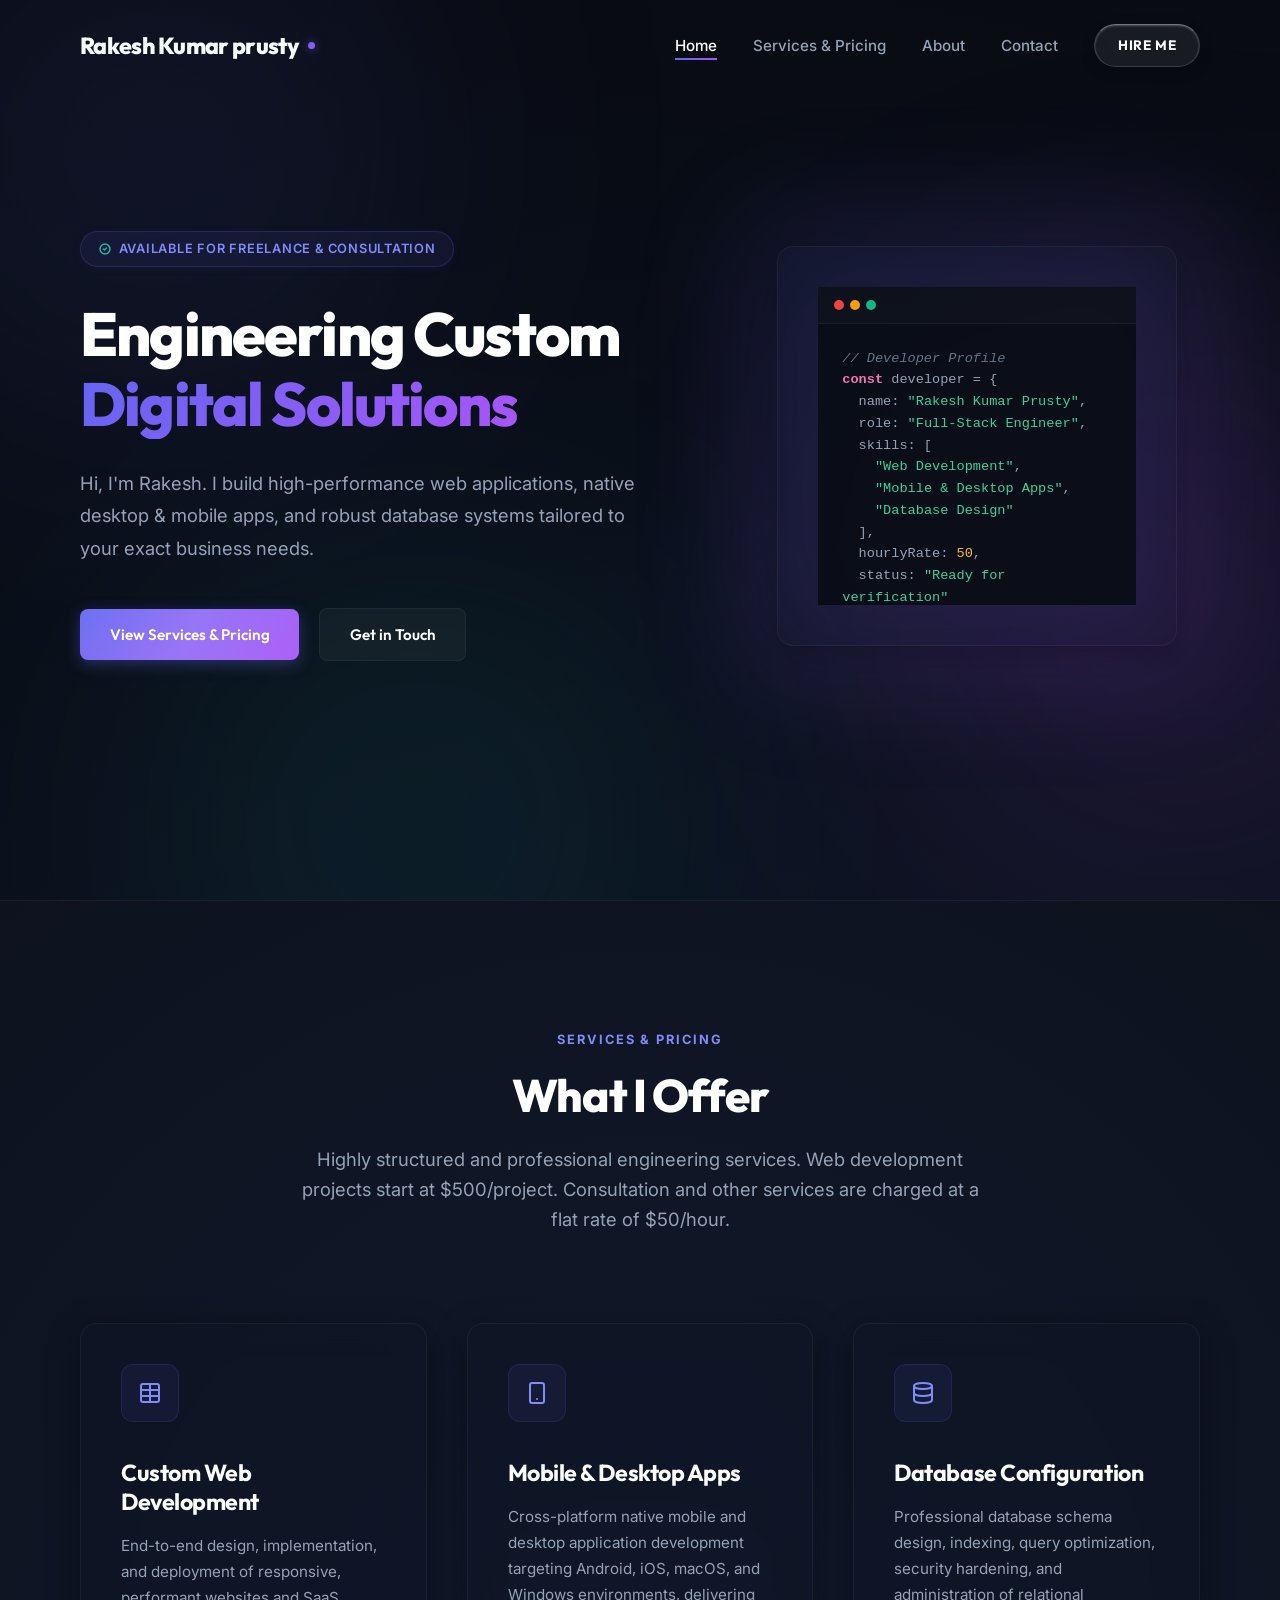
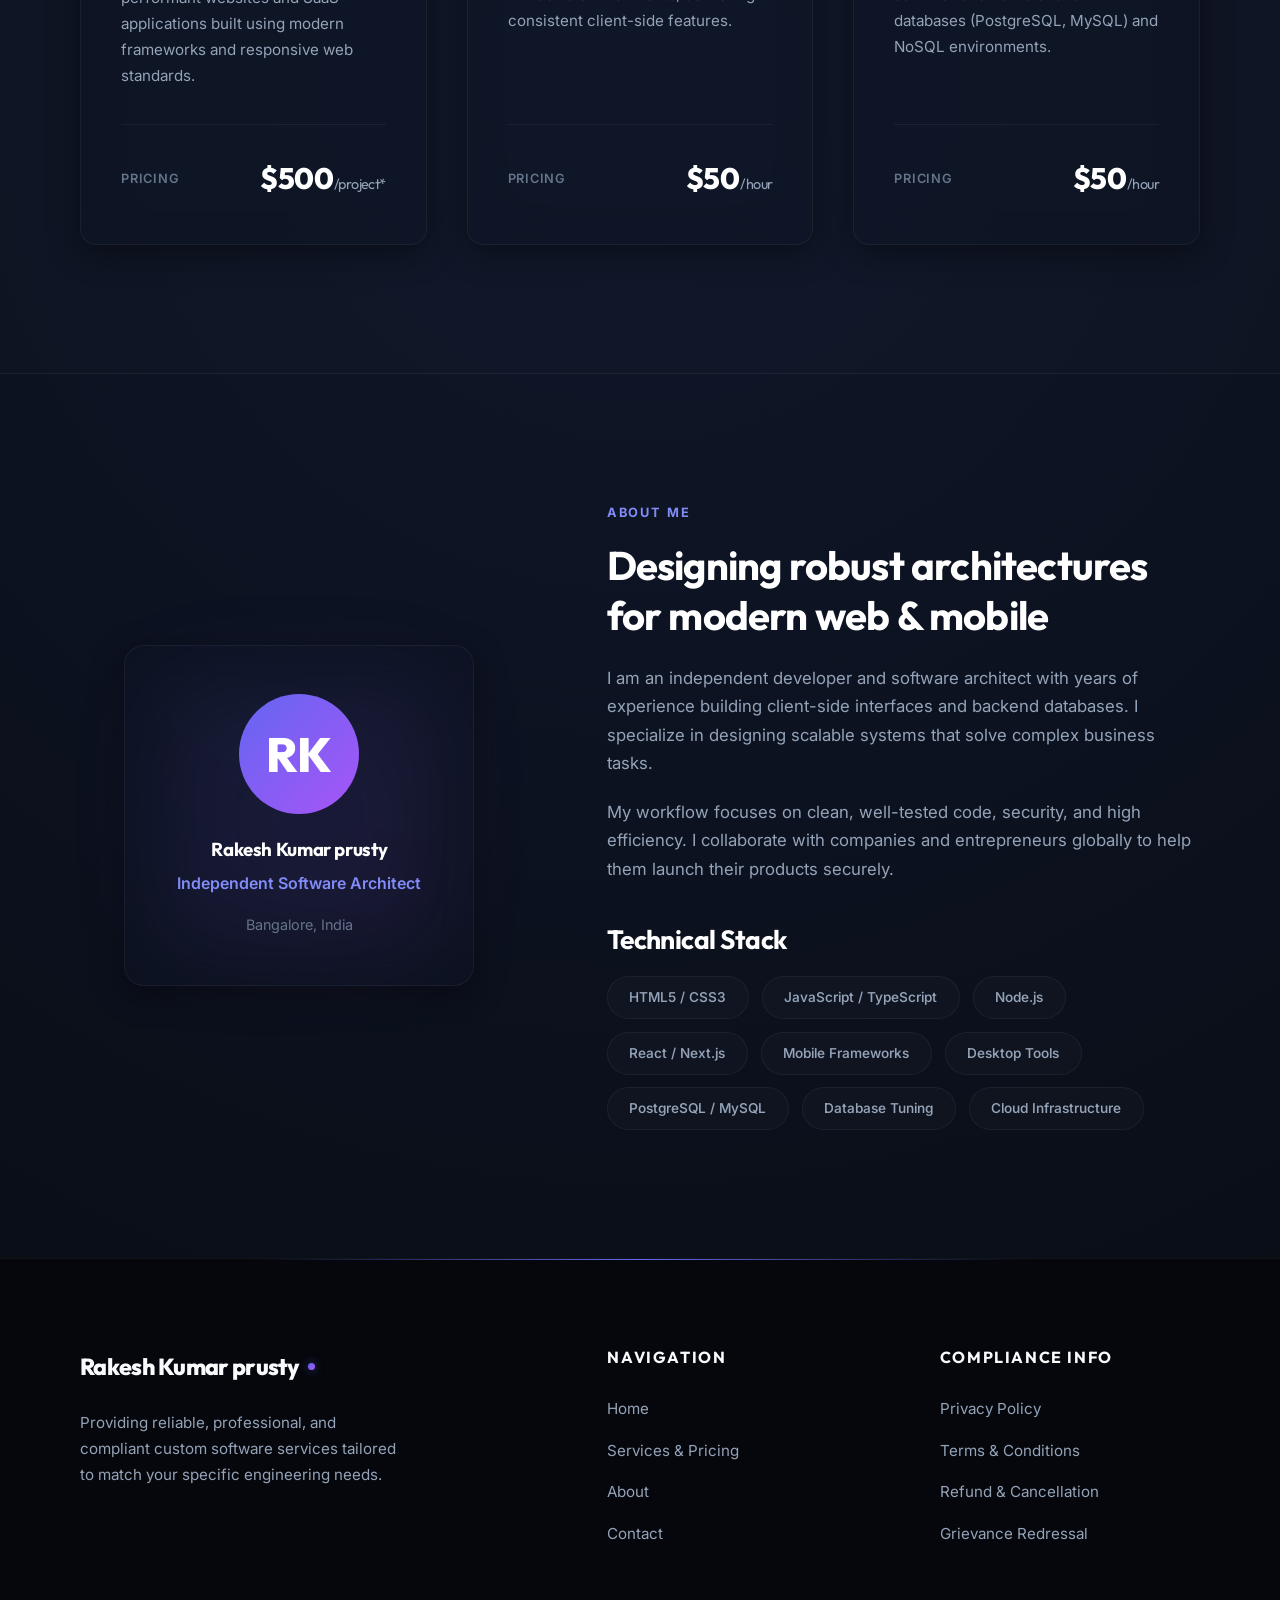
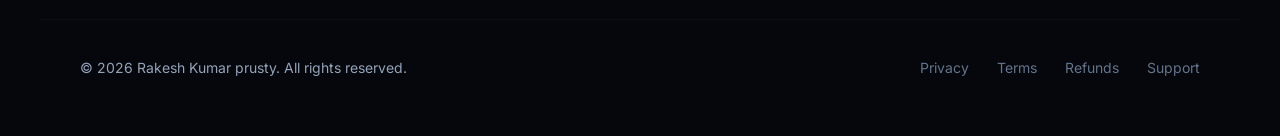
<file: index.html>
<!DOCTYPE html>
<html lang="en">
<head>
    <meta charset="UTF-8">
    <meta name="viewport" content="width=device-width, initial-scale=1.0">
    <title>Rakesh Kumar prusty | Professional Software Developer</title>
    <meta name="description" content="Official developer portfolio of Rakesh Kumar prusty. Expert custom web development, mobile/desktop applications, and database configuration services.">
    <link rel="stylesheet" href="styles.css?v=1.1">
</head>
<body>

    <!-- Background Glowing Ambient Blobs -->
    <div class="bg-blobs-container">
        <div class="bg-blob bg-blob-1"></div>
        <div class="bg-blob bg-blob-2"></div>
        <div class="bg-blob bg-blob-3"></div>
    </div>

    <!-- Header Navigation -->
    <header>
        <div class="container nav-container">
            <a href="index.html" class="logo">
                Rakesh Kumar prusty<span class="logo-dot"></span>
            </a>
            
            <button class="nav-toggle" id="navToggle" aria-label="Toggle Navigation">
                <span></span>
                <span></span>
                <span></span>
            </button>
            
            <ul class="nav-menu" id="navMenu">
                <li><a href="index.html#home" class="nav-link active">Home</a></li>
                <li><a href="index.html#services" class="nav-link">Services & Pricing</a></li>
                <li><a href="index.html#about" class="nav-link">About</a></li>
                <li><a href="contact.html" class="nav-link">Contact</a></li>
                <li><a href="contact.html" class="btn nav-btn">Hire Me</a></li>
            </ul>
        </div>
    </header>

    <!-- Hero Section -->
    <section id="home" class="hero">
        <div class="container hero-grid">
            <div class="hero-content">
                <div class="hero-badge">
                    <svg width="12" height="12" viewBox="0 0 24 24" fill="none" stroke="currentColor" stroke-width="3" stroke-linecap="round" stroke-linejoin="round"><circle cx="12" cy="12" r="10"></circle><path d="m9 12 2 2 4-4"></path></svg>
                    Available for Freelance & Consultation
                </div>
                <h1 class="hero-title">Engineering Custom <span class="text-gradient">Digital Solutions</span></h1>
                <p class="hero-desc">Hi, I'm Rakesh. I build high-performance web applications, native desktop & mobile apps, and robust database systems tailored to your exact business needs.</p>
                <div class="hero-btns">
                    <a href="#services" class="btn btn-primary">View Services & Pricing</a>
                    <a href="contact.html" class="btn btn-secondary">Get in Touch</a>
                </div>
            </div>
            
            <div class="hero-visual">
                <div class="visual-box glass-card">
                    <div class="code-window">
                        <div class="code-header">
                            <span class="code-dot red"></span>
                            <span class="code-dot yellow"></span>
                            <span class="code-dot green"></span>
                        </div>
                        <div class="code-body">
                            <p class="code-comment">// Developer Profile</p>
                            <p><span class="code-keyword">const</span> developer = {</p>
                            <p>&nbsp;&nbsp;name: <span class="code-string">"Rakesh Kumar Prusty"</span>,</p>
                            <p>&nbsp;&nbsp;role: <span class="code-string">"Full-Stack Engineer"</span>,</p>
                            <p>&nbsp;&nbsp;skills: [</p>
                            <p>&nbsp;&nbsp;&nbsp;&nbsp;<span class="code-string">"Web Development"</span>,</p>
                            <p>&nbsp;&nbsp;&nbsp;&nbsp;<span class="code-string">"Mobile & Desktop Apps"</span>,</p>
                            <p>&nbsp;&nbsp;&nbsp;&nbsp;<span class="code-string">"Database Design"</span></p>
                            <p>&nbsp;&nbsp;],</p>
                            <p>&nbsp;&nbsp;hourlyRate: <span class="code-value">50</span>,</p>
                            <p>&nbsp;&nbsp;status: <span class="code-string">"Ready for verification"</span></p>
                            <p>};</p>
                            <br>
                            <p><span class="code-keyword">function</span> <span class="code-property">buildApp</span>(clientRequirements) {</p>
                            <p>&nbsp;&nbsp;<span class="code-keyword">return</span> developer.skills</p>
                            <p>&nbsp;&nbsp;&nbsp;&nbsp;.<span class="code-property">map</span>(skill => <span class="code-property">apply</span>(skill));</p>
                            <p>}</p>
                        </div>
                    </div>
                </div>
            </div>
        </div>
    </section>

    <!-- Services Section -->
    <section id="services" style="background: rgba(255, 255, 255, 0.01); border-top: 1px solid var(--border-color); border-bottom: 1px solid var(--border-color);">
        <div class="container">
            <div class="section-header">
                <span class="section-tag">Services & Pricing</span>
                <h2 class="section-title">What I Offer</h2>
                <p class="section-desc">Highly structured and professional engineering services. Web development projects start at $500/project. Consultation and other services are charged at a flat rate of $50/hour.</p>
            </div>
            
            <div class="services-grid">
                <!-- Service 1 -->
                <div class="service-card glass-card">
                    <div class="service-icon-wrapper">
                        <svg width="24" height="24" viewBox="0 0 24 24" fill="none" stroke="currentColor" stroke-width="2" stroke-linecap="round" stroke-linejoin="round"><rect width="18" height="18" x="3" y="3" rx="2" /><path d="M21 9H3" /><path d="M21 15H3" /><path d="M12 3v18" /></svg>
                    </div>
                    <h3 class="service-title">Custom Web Development</h3>
                    <p class="service-desc">End-to-end design, implementation, and deployment of responsive, performant websites and SaaS applications built using modern frameworks and responsive web standards.</p>
                    <div class="service-footer">
                        <span class="price-label">Pricing</span>
                        <span class="price-value">$500<span class="price-period">/project*</span></span>
                    </div>
                </div>
                
                <!-- Service 2 -->
                <div class="service-card glass-card">
                    <div class="service-icon-wrapper">
                        <svg width="24" height="24" viewBox="0 0 24 24" fill="none" stroke="currentColor" stroke-width="2" stroke-linecap="round" stroke-linejoin="round"><rect width="14" height="20" x="5" y="2" rx="2" ry="2" /><path d="M12 18h.01" /></svg>
                    </div>
                    <h3 class="service-title">Mobile & Desktop Apps</h3>
                    <p class="service-desc">Cross-platform native mobile and desktop application development targeting Android, iOS, macOS, and Windows environments, delivering consistent client-side features.</p>
                    <div class="service-footer">
                        <span class="price-label">Pricing</span>
                        <span class="price-value">$50<span class="price-period">/hour</span></span>
                    </div>
                </div>
                
                <!-- Service 3 -->
                <div class="service-card glass-card">
                    <div class="service-icon-wrapper">
                        <svg width="24" height="24" viewBox="0 0 24 24" fill="none" stroke="currentColor" stroke-width="2" stroke-linecap="round" stroke-linejoin="round"><ellipse cx="12" cy="5" rx="9" ry="3" /><path d="M3 5v14c0 1.66 4 3 9 3s9-1.34 9-3V5" /><path d="M3 12c0 1.66 4 3 9 3s9-1.34 9-3" /></svg>
                    </div>
                    <h3 class="service-title">Database Configuration</h3>
                    <p class="service-desc">Professional database schema design, indexing, query optimization, security hardening, and administration of relational databases (PostgreSQL, MySQL) and NoSQL environments.</p>
                    <div class="service-footer">
                        <span class="price-label">Pricing</span>
                        <span class="price-value">$50<span class="price-period">/hour</span></span>
                    </div>
                </div>
            </div>
        </div>
    </section>

    <!-- About Section -->
    <section id="about">
        <div class="container about-grid">
            <div class="about-visual">
                <div class="glass-card" style="text-align: center;">
                    <div style="width: 120px; height: 120px; border-radius: 50%; background: var(--gradient-primary); margin: 0 auto 1.5rem auto; display: flex; align-items: center; justify-content: center; font-size: 3rem; font-family: var(--font-heading); font-weight: 800; color: #ffffff;">
                        RK
                    </div>
                    <h3>Rakesh Kumar prusty</h3>
                    <p style="color: var(--primary-light); font-weight: 600; margin-top: 0.5rem;">Independent Software Architect</p>
                    <p style="color: var(--text-muted); font-size: 0.9rem; margin-top: 1rem;">Bangalore, India</p>
                </div>
            </div>
            
            <div class="about-content">
                <span class="section-tag">About Me</span>
                <h2 style="font-size: 2.5rem; margin-bottom: 1.5rem;">Designing robust architectures for modern web & mobile</h2>
                <div class="about-text">
                    <p>I am an independent developer and software architect with years of experience building client-side interfaces and backend databases. I specialize in designing scalable systems that solve complex business tasks.</p>
                    <p>My workflow focuses on clean, well-tested code, security, and high efficiency. I collaborate with companies and entrepreneurs globally to help them launch their products securely.</p>
                </div>
                <h3>Technical Stack</h3>
                <div class="skills-list">
                    <span class="skill-tag">HTML5 / CSS3</span>
                    <span class="skill-tag">JavaScript / TypeScript</span>
                    <span class="skill-tag">Node.js</span>
                    <span class="skill-tag">React / Next.js</span>
                    <span class="skill-tag">Mobile Frameworks</span>
                    <span class="skill-tag">Desktop Tools</span>
                    <span class="skill-tag">PostgreSQL / MySQL</span>
                    <span class="skill-tag">Database Tuning</span>
                    <span class="skill-tag">Cloud Infrastructure</span>
                </div>
            </div>
        </div>
    </section>

    <!-- Footer -->
    <footer>
        <div class="container footer-grid">
            <div class="footer-brand">
                <a href="index.html" class="logo">
                    Rakesh Kumar prusty<span class="logo-dot"></span>
                </a>
                <p class="footer-text">Providing reliable, professional, and compliant custom software services tailored to match your specific engineering needs.</p>
            </div>
            
            <div>
                <h4 class="footer-title">Navigation</h4>
                <ul class="footer-links">
                    <li><a href="index.html#home" class="footer-link">Home</a></li>
                    <li><a href="index.html#services" class="footer-link">Services & Pricing</a></li>
                    <li><a href="index.html#about" class="footer-link">About</a></li>
                    <li><a href="contact.html" class="footer-link">Contact</a></li>
                </ul>
            </div>
            
            <div>
                <h4 class="footer-title">Compliance Info</h4>
                <ul class="footer-links">
                    <li><a href="privacy.html" class="footer-link">Privacy Policy</a></li>
                    <li><a href="terms.html" class="footer-link">Terms & Conditions</a></li>
                    <li><a href="refund.html" class="footer-link">Refund & Cancellation</a></li>
                    <li><a href="contact.html" class="footer-link">Grievance Redressal</a></li>
                </ul>
            </div>
        </div>
        
        <div class="container footer-bottom">
            <p>&copy; <span id="currentYear"></span> Rakesh Kumar prusty. All rights reserved.</p>
            <div class="footer-policies">
                <a href="privacy.html">Privacy</a>
                <a href="terms.html">Terms</a>
                <a href="refund.html">Refunds</a>
                <a href="contact.html">Support</a>
            </div>
        </div>
    </footer>

    <script src="script.js"></script>
</body>
</html>
</file>
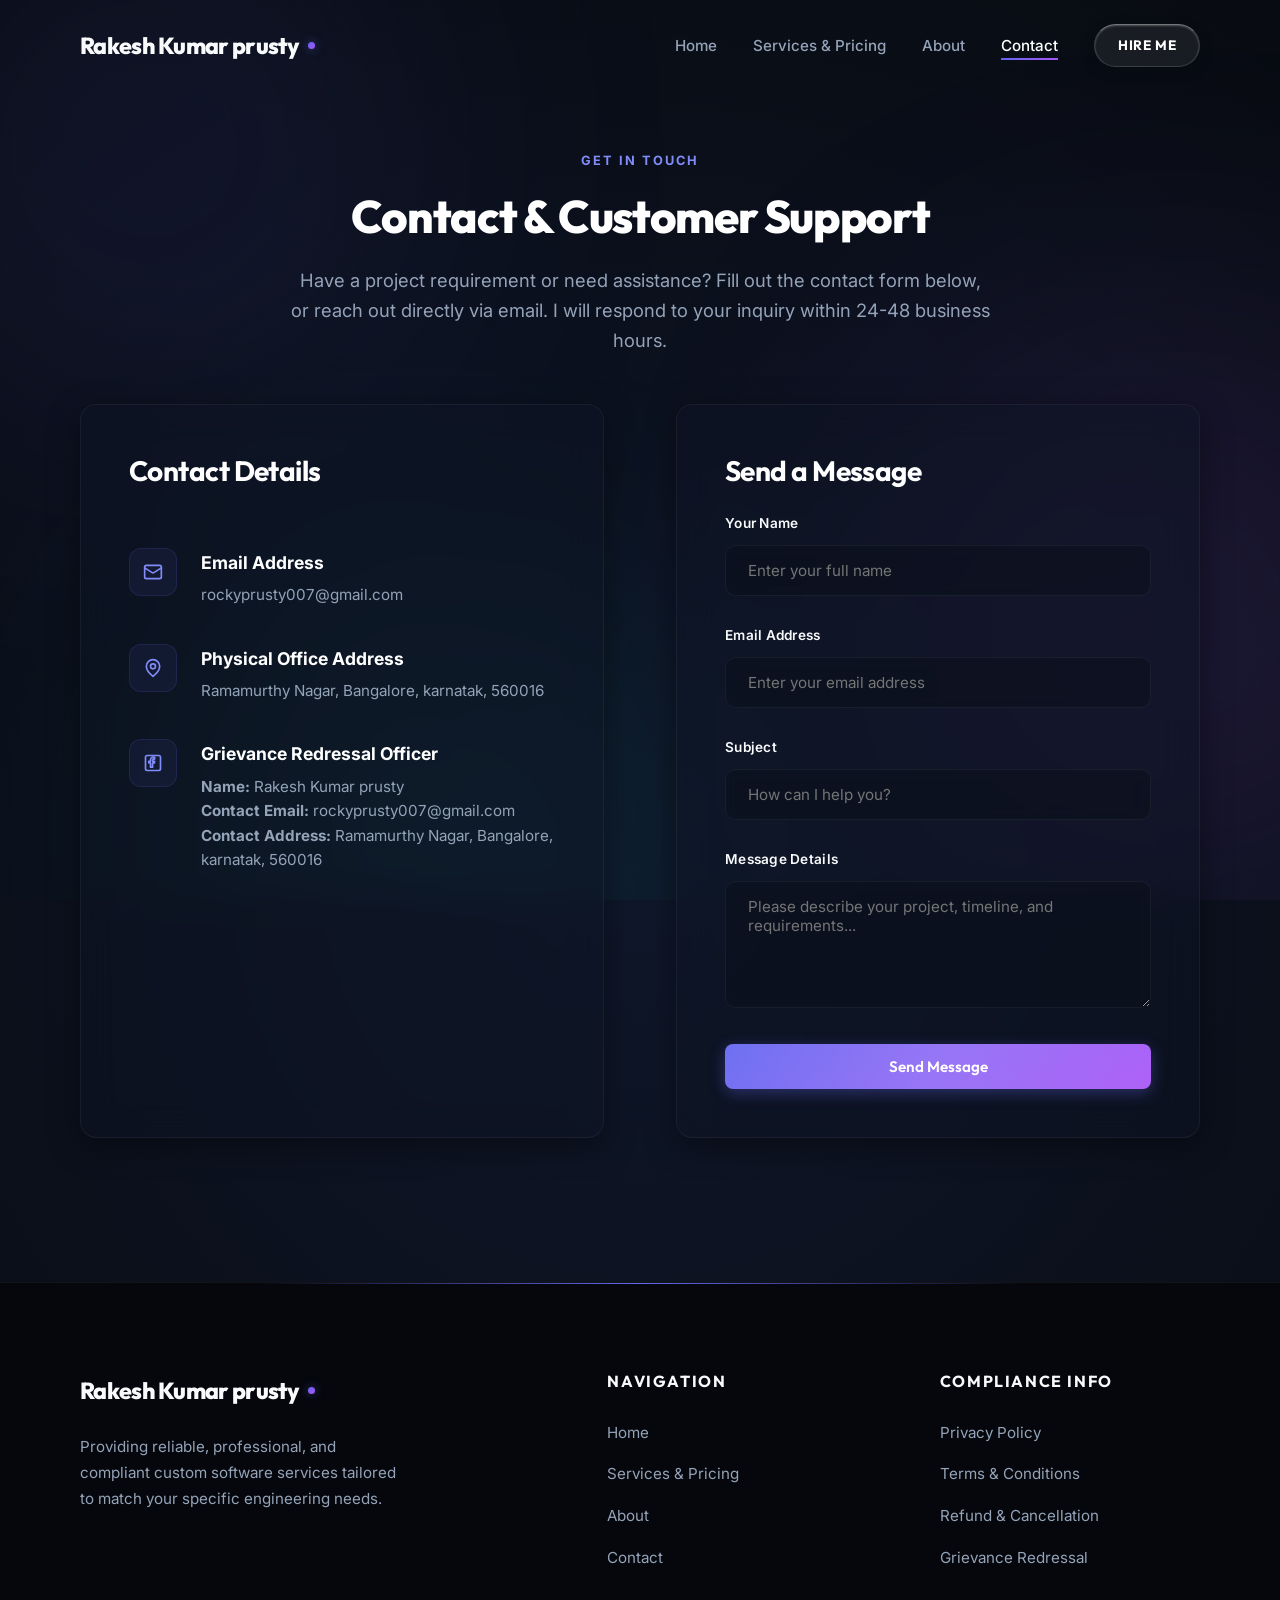
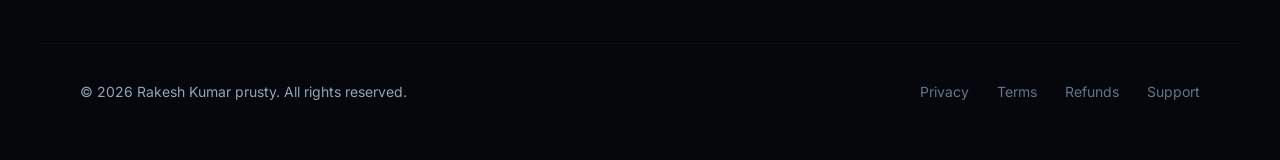
<file: contact.html>
<!DOCTYPE html>
<html lang="en">
<head>
    <meta charset="UTF-8">
    <meta name="viewport" content="width=device-width, initial-scale=1.0">
    <title>Contact & Grievance Redressal | Rakesh Kumar prusty</title>
    <meta name="description" content="Get in touch with Rakesh Kumar prusty for custom web development, mobile apps, database configuration, or support queries.">
    <link rel="stylesheet" href="styles.css?v=1.1">
</head>
<body>

    <!-- Background Glowing Ambient Blobs -->
    <div class="bg-blobs-container">
        <div class="bg-blob bg-blob-1"></div>
        <div class="bg-blob bg-blob-2"></div>
        <div class="bg-blob bg-blob-3"></div>
    </div>

    <!-- Header Navigation -->
    <header class="scrolled">
        <div class="container nav-container">
            <a href="index.html" class="logo">
                Rakesh Kumar prusty<span class="logo-dot"></span>
            </a>
            
            <button class="nav-toggle" id="navToggle" aria-label="Toggle Navigation">
                <span></span>
                <span></span>
                <span></span>
            </button>
            
            <ul class="nav-menu" id="navMenu">
                <li><a href="index.html#home" class="nav-link">Home</a></li>
                <li><a href="index.html#services" class="nav-link">Services & Pricing</a></li>
                <li><a href="index.html#about" class="nav-link">About</a></li>
                <li><a href="contact.html" class="nav-link active">Contact</a></li>
                <li><a href="contact.html" class="btn nav-btn">Hire Me</a></li>
            </ul>
        </div>
    </header>

    <!-- Contact Content -->
    <main class="policy-page container">
        <div class="section-header" style="margin-bottom: 3rem;">
            <span class="section-tag">Get in Touch</span>
            <h1 class="section-title">Contact & Customer Support</h1>
            <p class="section-desc">Have a project requirement or need assistance? Fill out the contact form below, or reach out directly via email. I will respond to your inquiry within 24-48 business hours.</p>
        </div>

        <div class="contact-grid">
            <!-- Contact Details -->
            <div class="glass-card contact-info-list" style="padding: 3rem;">
                <h2 style="font-size: 1.75rem; margin-bottom: 1.5rem;">Contact Details</h2>
                
                <div class="contact-item">
                    <div class="contact-icon">
                        <svg width="20" height="20" viewBox="0 0 24 24" fill="none" stroke="currentColor" stroke-width="2" stroke-linecap="round" stroke-linejoin="round"><rect width="20" height="16" x="2" y="4" rx="2" /><path d="m22 7-8.97 5.7a1.94 1.94 0 0 1-2.06 0L2 7" /></svg>
                    </div>
                    <div>
                        <div class="contact-item-title">Email Address</div>
                        <div class="contact-item-desc"><a href="mailto:rockyprusty007@gmail.com">rockyprusty007@gmail.com</a></div>
                    </div>
                </div>

                <div class="contact-item">
                    <div class="contact-icon">
                        <svg width="20" height="20" viewBox="0 0 24 24" fill="none" stroke="currentColor" stroke-width="2" stroke-linecap="round" stroke-linejoin="round"><path d="M20 10c0 6-8 12-8 12s-8-6-8-12a8 8 0 0 1 16 0Z" /><circle cx="12" cy="10" r="3" /></svg>
                    </div>
                    <div>
                        <div class="contact-item-title">Physical Office Address</div>
                        <div class="contact-item-desc">Ramamurthy Nagar, Bangalore, karnatak, 560016</div>
                    </div>
                </div>

                <div class="contact-item">
                    <div class="contact-icon">
                        <svg width="20" height="20" viewBox="0 0 24 24" fill="none" stroke="currentColor" stroke-width="2" stroke-linecap="round" stroke-linejoin="round"><rect width="18" height="18" x="3" y="3" rx="2" /><path d="M9 17v-5H7v-2h2V8.5C9 6.57 10.18 5 12.5 5c.92 0 1.5.07 1.5.07v2.24H12.7c-1.12 0-1.2.53-1.2 1.34V10h2.5l-.5 2h-2v5H9z"/></svg>
                    </div>
                    <div>
                        <div class="contact-item-title">Grievance Redressal Officer</div>
                        <div class="contact-item-desc">
                            <strong>Name:</strong> Rakesh Kumar prusty<br>
                            <strong>Contact Email:</strong> rockyprusty007@gmail.com<br>
                            <strong>Contact Address:</strong> Ramamurthy Nagar, Bangalore, karnatak, 560016
                        </div>
                    </div>
                </div>
            </div>

            <!-- Contact Form -->
            <div class="glass-card contact-form" style="padding: 3rem;">
                <h2 style="font-size: 1.75rem; margin-bottom: 1.5rem;">Send a Message</h2>
                <form id="contactForm">
                    <div class="form-group">
                        <label for="name">Your Name</label>
                        <input type="text" id="name" name="name" required placeholder="Enter your full name">
                    </div>
                    <div class="form-group">
                        <label for="email">Email Address</label>
                        <input type="email" id="email" name="email" required placeholder="Enter your email address">
                    </div>
                    <div class="form-group">
                        <label for="subject">Subject</label>
                        <input type="text" id="subject" name="subject" required placeholder="How can I help you?">
                    </div>
                    <div class="form-group">
                        <label for="message">Message Details</label>
                        <textarea id="message" name="message" rows="5" required placeholder="Please describe your project, timeline, and requirements..."></textarea>
                    </div>
                    <button type="submit" class="btn btn-primary" style="width: 100%;">Send Message</button>
                </form>
            </div>
        </div>
    </main>

    <!-- Footer -->
    <footer>
        <div class="container footer-grid">
            <div class="footer-brand">
                <a href="index.html" class="logo">
                    Rakesh Kumar prusty<span class="logo-dot"></span>
                </a>
                <p class="footer-text">Providing reliable, professional, and compliant custom software services tailored to match your specific engineering needs.</p>
            </div>
            
            <div>
                <h4 class="footer-title">Navigation</h4>
                <ul class="footer-links">
                    <li><a href="index.html#home" class="footer-link">Home</a></li>
                    <li><a href="index.html#services" class="footer-link">Services & Pricing</a></li>
                    <li><a href="index.html#about" class="footer-link">About</a></li>
                    <li><a href="contact.html" class="footer-link">Contact</a></li>
                </ul>
            </div>
            
            <div>
                <h4 class="footer-title">Compliance Info</h4>
                <ul class="footer-links">
                    <li><a href="privacy.html" class="footer-link">Privacy Policy</a></li>
                    <li><a href="terms.html" class="footer-link">Terms & Conditions</a></li>
                    <li><a href="refund.html" class="footer-link">Refund & Cancellation</a></li>
                    <li><a href="contact.html" class="footer-link">Grievance Redressal</a></li>
                </ul>
            </div>
        </div>
        
        <div class="container footer-bottom">
            <p>&copy; <span id="currentYear"></span> Rakesh Kumar prusty. All rights reserved.</p>
            <div class="footer-policies">
                <a href="privacy.html">Privacy</a>
                <a href="terms.html">Terms</a>
                <a href="refund.html">Refunds</a>
                <a href="contact.html">Support</a>
            </div>
        </div>
    </footer>

    <script src="script.js"></script>
</body>
</html>
</file>
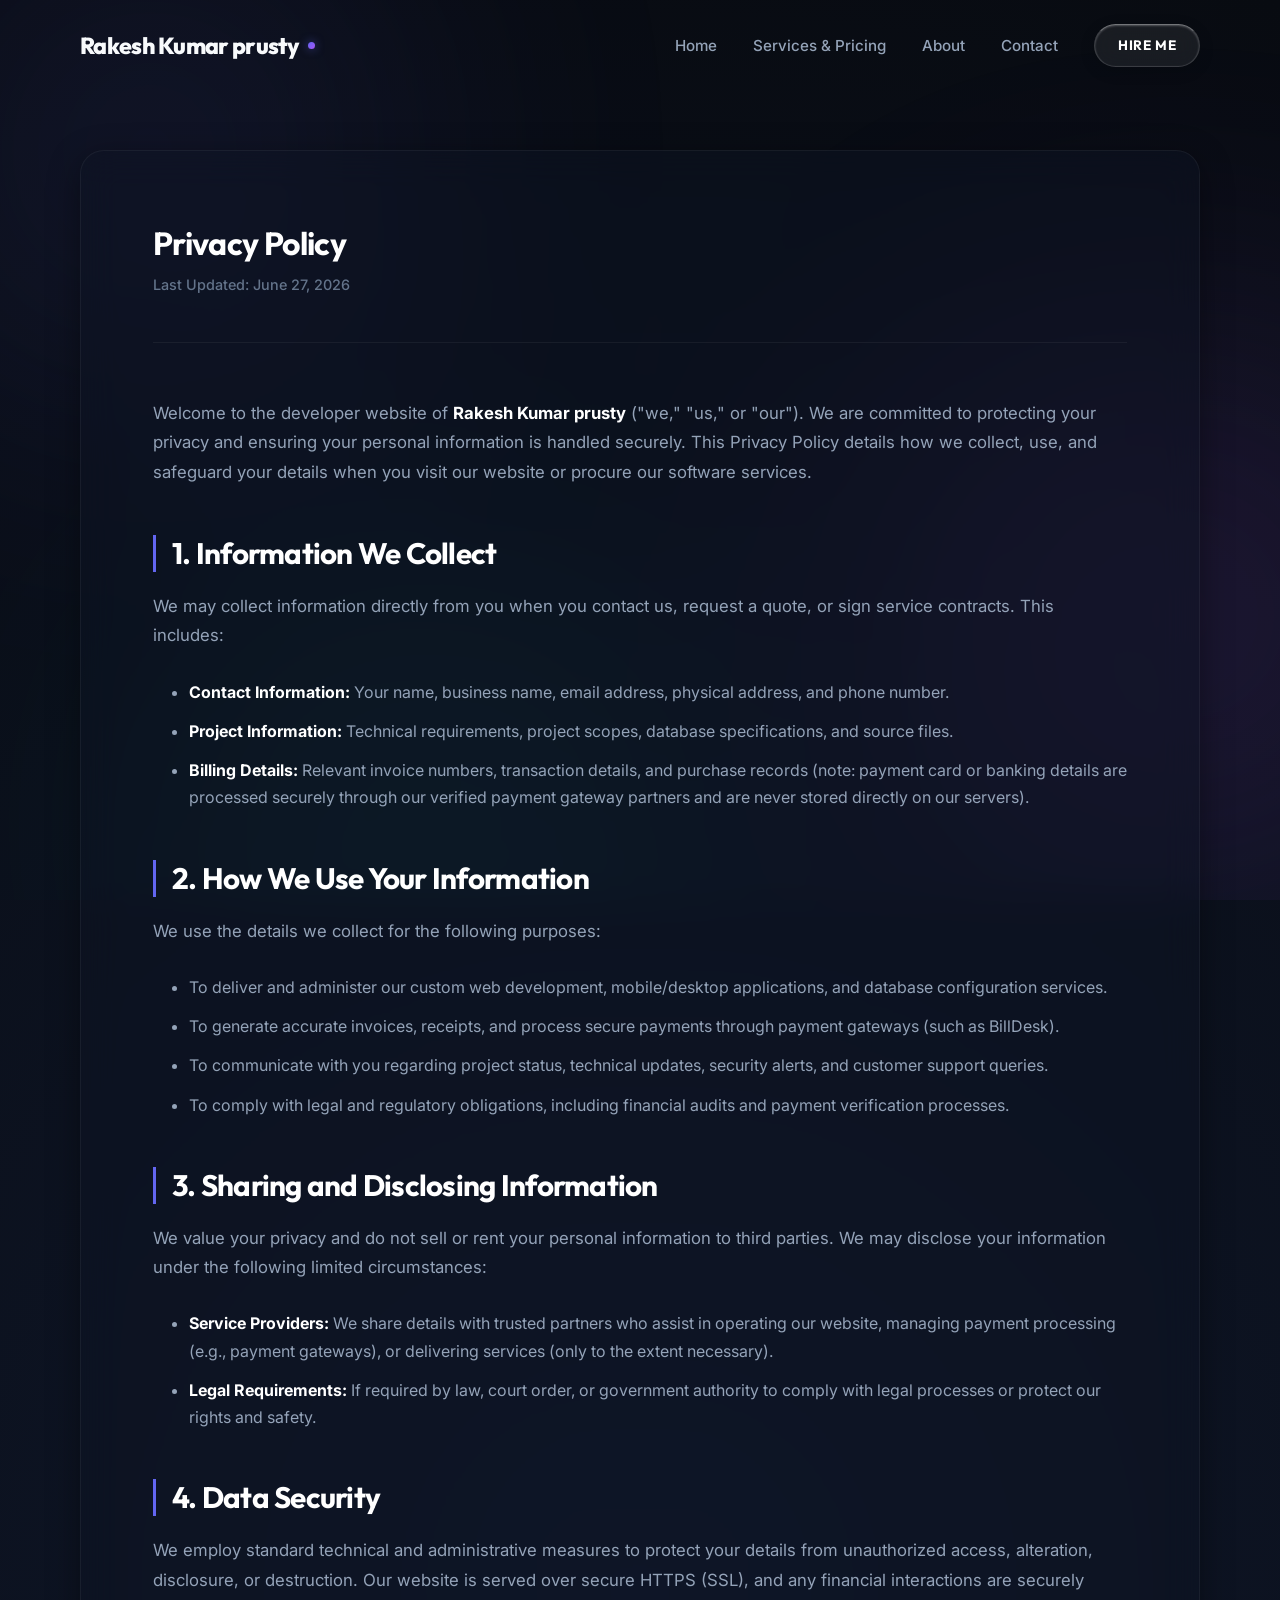
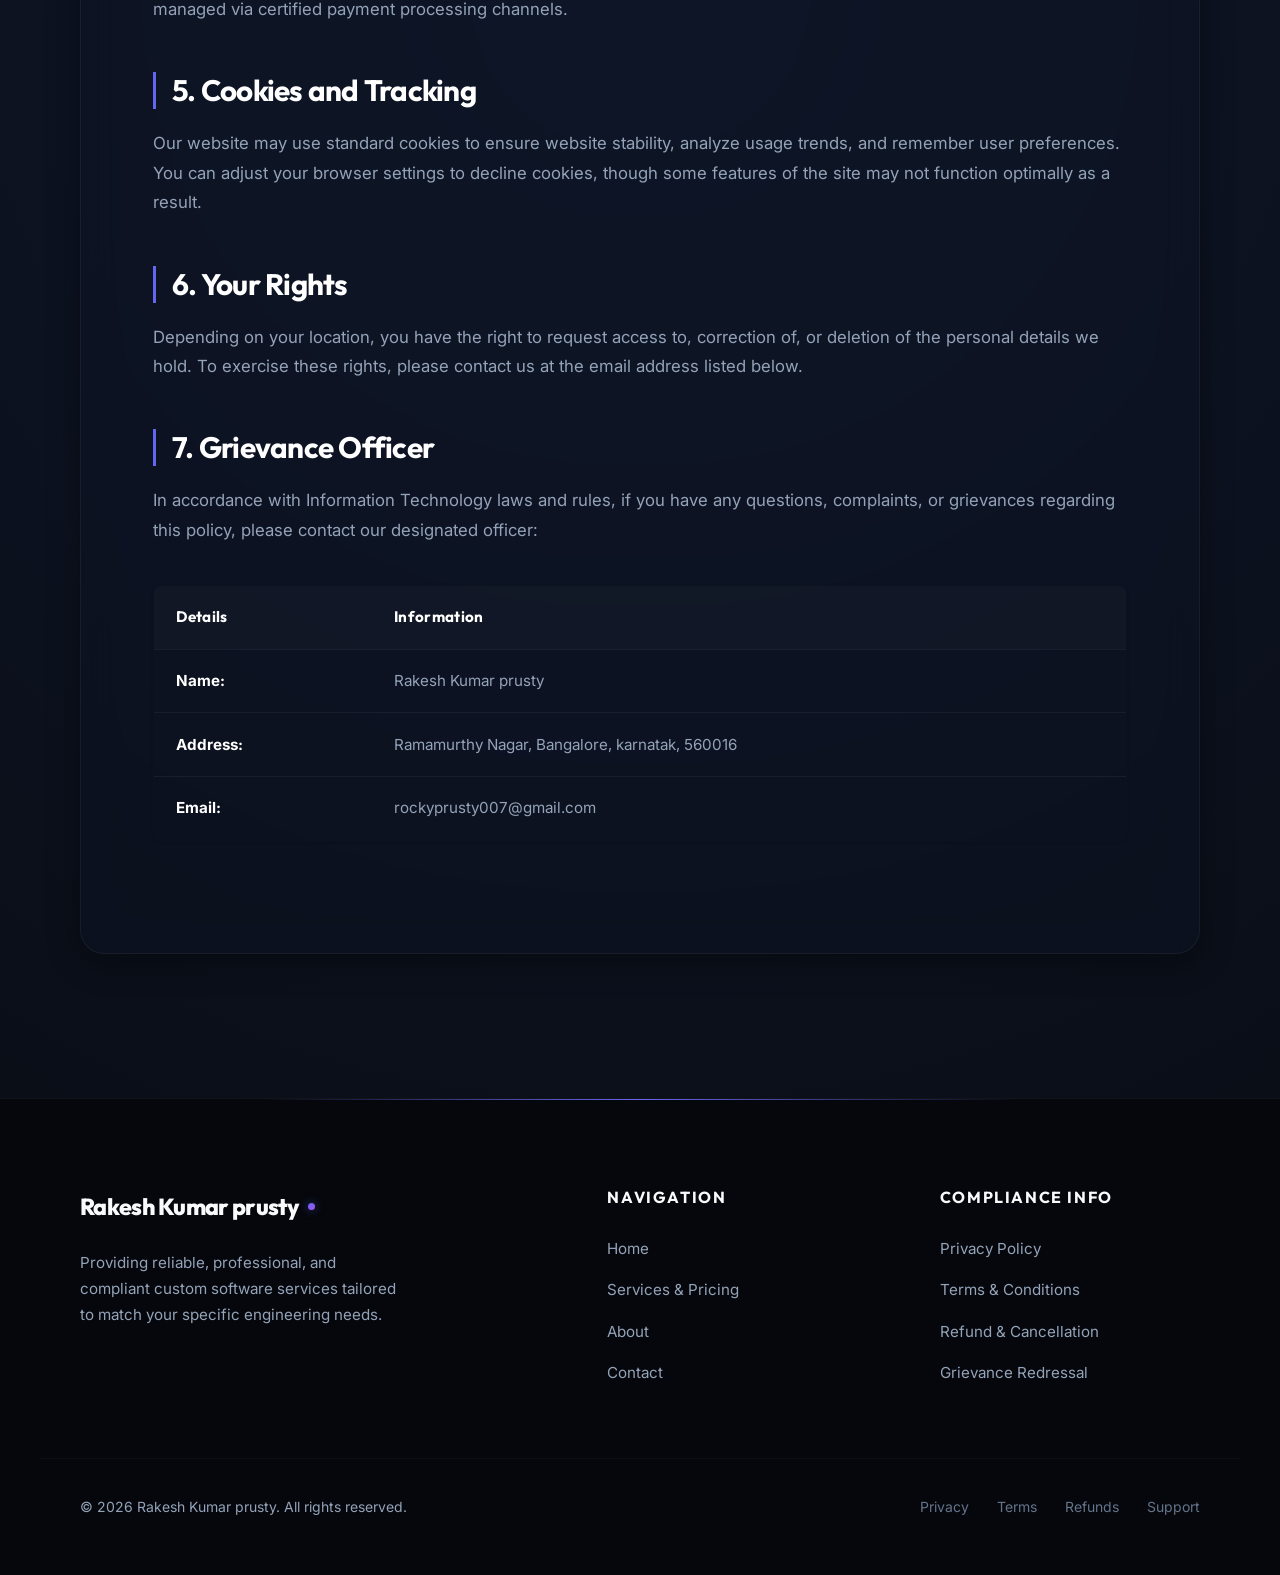
<file: privacy.html>
<!DOCTYPE html>
<html lang="en">
<head>
    <meta charset="UTF-8">
    <meta name="viewport" content="width=device-width, initial-scale=1.0">
    <title>Privacy Policy | Rakesh Kumar prusty</title>
    <meta name="description" content="Official Privacy Policy of Rakesh Kumar prusty. Explaining how we manage, collect, and protect customer details.">
    <link rel="stylesheet" href="styles.css?v=1.1">
</head>
<body>

    <!-- Background Glowing Ambient Blobs -->
    <div class="bg-blobs-container">
        <div class="bg-blob bg-blob-1"></div>
        <div class="bg-blob bg-blob-2"></div>
        <div class="bg-blob bg-blob-3"></div>
    </div>

    <!-- Header Navigation -->
    <header class="scrolled">
        <div class="container nav-container">
            <a href="index.html" class="logo">
                Rakesh Kumar prusty<span class="logo-dot"></span>
            </a>
            
            <button class="nav-toggle" id="navToggle" aria-label="Toggle Navigation">
                <span></span>
                <span></span>
                <span></span>
            </button>
            
            <ul class="nav-menu" id="navMenu">
                <li><a href="index.html#home" class="nav-link">Home</a></li>
                <li><a href="index.html#services" class="nav-link">Services & Pricing</a></li>
                <li><a href="index.html#about" class="nav-link">About</a></li>
                <li><a href="contact.html" class="nav-link">Contact</a></li>
                <li><a href="contact.html" class="btn nav-btn">Hire Me</a></li>
            </ul>
        </div>
    </header>

    <!-- Privacy Content -->
    <main class="policy-page container">
        <div class="policy-card glass-card">
            <div class="policy-header">
                <h1>Privacy Policy</h1>
                <p class="policy-meta">Last Updated: June 27, 2026</p>
            </div>
            
            <div class="policy-content">
                <p>Welcome to the developer website of <strong>Rakesh Kumar prusty</strong> ("we," "us," or "our"). We are committed to protecting your privacy and ensuring your personal information is handled securely. This Privacy Policy details how we collect, use, and safeguard your details when you visit our website or procure our software services.</p>
                
                <h2>1. Information We Collect</h2>
                <p>We may collect information directly from you when you contact us, request a quote, or sign service contracts. This includes:</p>
                <ul>
                    <li><strong>Contact Information:</strong> Your name, business name, email address, physical address, and phone number.</li>
                    <li><strong>Project Information:</strong> Technical requirements, project scopes, database specifications, and source files.</li>
                    <li><strong>Billing Details:</strong> Relevant invoice numbers, transaction details, and purchase records (note: payment card or banking details are processed securely through our verified payment gateway partners and are never stored directly on our servers).</li>
                </ul>

                <h2>2. How We Use Your Information</h2>
                <p>We use the details we collect for the following purposes:</p>
                <ul>
                    <li>To deliver and administer our custom web development, mobile/desktop applications, and database configuration services.</li>
                    <li>To generate accurate invoices, receipts, and process secure payments through payment gateways (such as BillDesk).</li>
                    <li>To communicate with you regarding project status, technical updates, security alerts, and customer support queries.</li>
                    <li>To comply with legal and regulatory obligations, including financial audits and payment verification processes.</li>
                </ul>

                <h2>3. Sharing and Disclosing Information</h2>
                <p>We value your privacy and do not sell or rent your personal information to third parties. We may disclose your information under the following limited circumstances:</p>
                <ul>
                    <li><strong>Service Providers:</strong> We share details with trusted partners who assist in operating our website, managing payment processing (e.g., payment gateways), or delivering services (only to the extent necessary).</li>
                    <li><strong>Legal Requirements:</strong> If required by law, court order, or government authority to comply with legal processes or protect our rights and safety.</li>
                </ul>

                <h2>4. Data Security</h2>
                <p>We employ standard technical and administrative measures to protect your details from unauthorized access, alteration, disclosure, or destruction. Our website is served over secure HTTPS (SSL), and any financial interactions are securely managed via certified payment processing channels.</p>

                <h2>5. Cookies and Tracking</h2>
                <p>Our website may use standard cookies to ensure website stability, analyze usage trends, and remember user preferences. You can adjust your browser settings to decline cookies, though some features of the site may not function optimally as a result.</p>

                <h2>6. Your Rights</h2>
                <p>Depending on your location, you have the right to request access to, correction of, or deletion of the personal details we hold. To exercise these rights, please contact us at the email address listed below.</p>

                <h2>7. Grievance Officer</h2>
                <p>In accordance with Information Technology laws and rules, if you have any questions, complaints, or grievances regarding this policy, please contact our designated officer:</p>
                
                <table class="compliance-table">
                    <thead>
                        <tr>
                            <th>Details</th>
                            <th>Information</th>
                        </tr>
                    </thead>
                    <tbody>
                        <tr>
                            <td><strong>Name:</strong></td>
                            <td>Rakesh Kumar prusty</td>
                        </tr>
                        <tr>
                            <td><strong>Address:</strong></td>
                            <td>Ramamurthy Nagar, Bangalore, karnatak, 560016</td>
                        </tr>
                        <tr>
                            <td><strong>Email:</strong></td>
                            <td>rockyprusty007@gmail.com</td>
                        </tr>
                    </tbody>
                </table>
            </div>
        </div>
    </main>

    <!-- Footer -->
    <footer>
        <div class="container footer-grid">
            <div class="footer-brand">
                <a href="index.html" class="logo">
                    Rakesh Kumar prusty<span class="logo-dot"></span>
                </a>
                <p class="footer-text">Providing reliable, professional, and compliant custom software services tailored to match your specific engineering needs.</p>
            </div>
            
            <div>
                <h4 class="footer-title">Navigation</h4>
                <ul class="footer-links">
                    <li><a href="index.html#home" class="footer-link">Home</a></li>
                    <li><a href="index.html#services" class="footer-link">Services & Pricing</a></li>
                    <li><a href="index.html#about" class="footer-link">About</a></li>
                    <li><a href="contact.html" class="footer-link">Contact</a></li>
                </ul>
            </div>
            
            <div>
                <h4 class="footer-title">Compliance Info</h4>
                <ul class="footer-links">
                    <li><a href="privacy.html" class="footer-link">Privacy Policy</a></li>
                    <li><a href="terms.html" class="footer-link">Terms & Conditions</a></li>
                    <li><a href="refund.html" class="footer-link">Refund & Cancellation</a></li>
                    <li><a href="contact.html" class="footer-link">Grievance Redressal</a></li>
                </ul>
            </div>
        </div>
        
        <div class="container footer-bottom">
            <p>&copy; <span id="currentYear"></span> Rakesh Kumar prusty. All rights reserved.</p>
            <div class="footer-policies">
                <a href="privacy.html">Privacy</a>
                <a href="terms.html">Terms</a>
                <a href="refund.html">Refunds</a>
                <a href="contact.html">Support</a>
            </div>
        </div>
    </footer>

    <script src="script.js"></script>
</body>
</html>
</file>
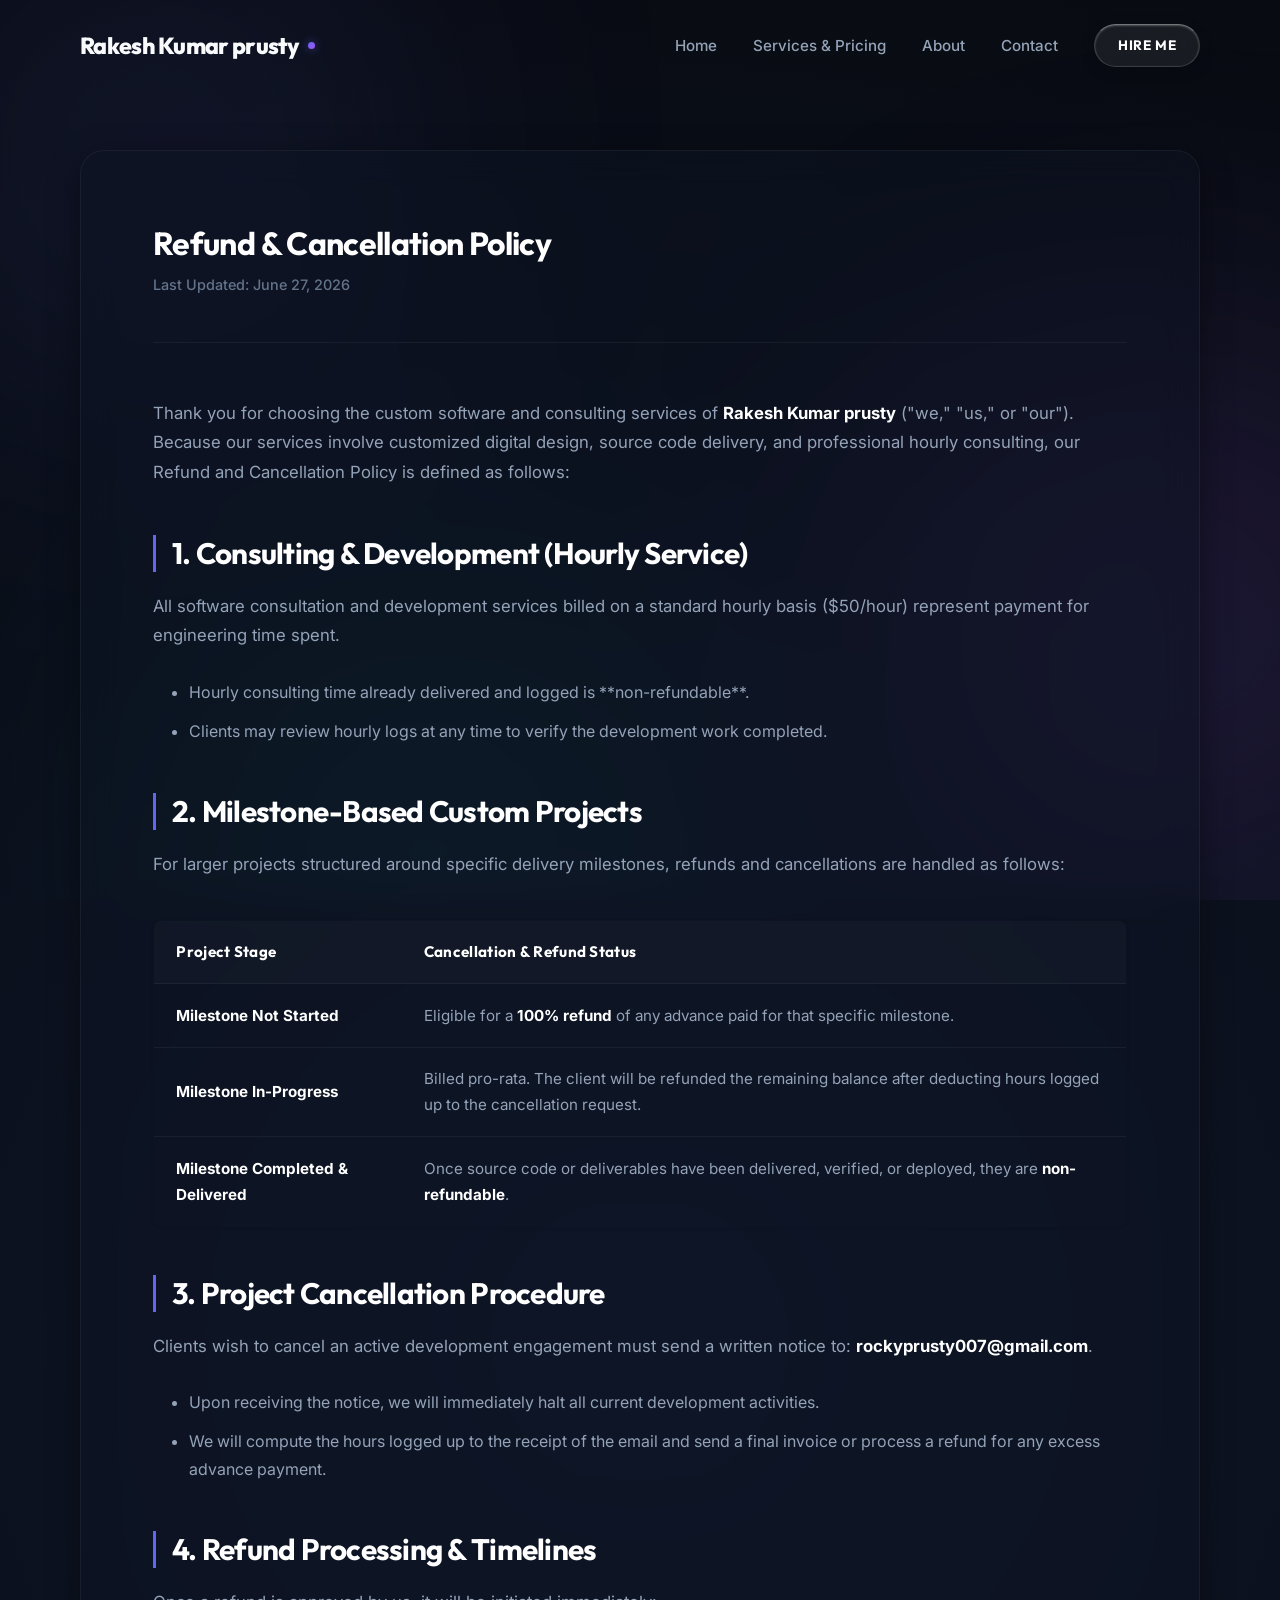
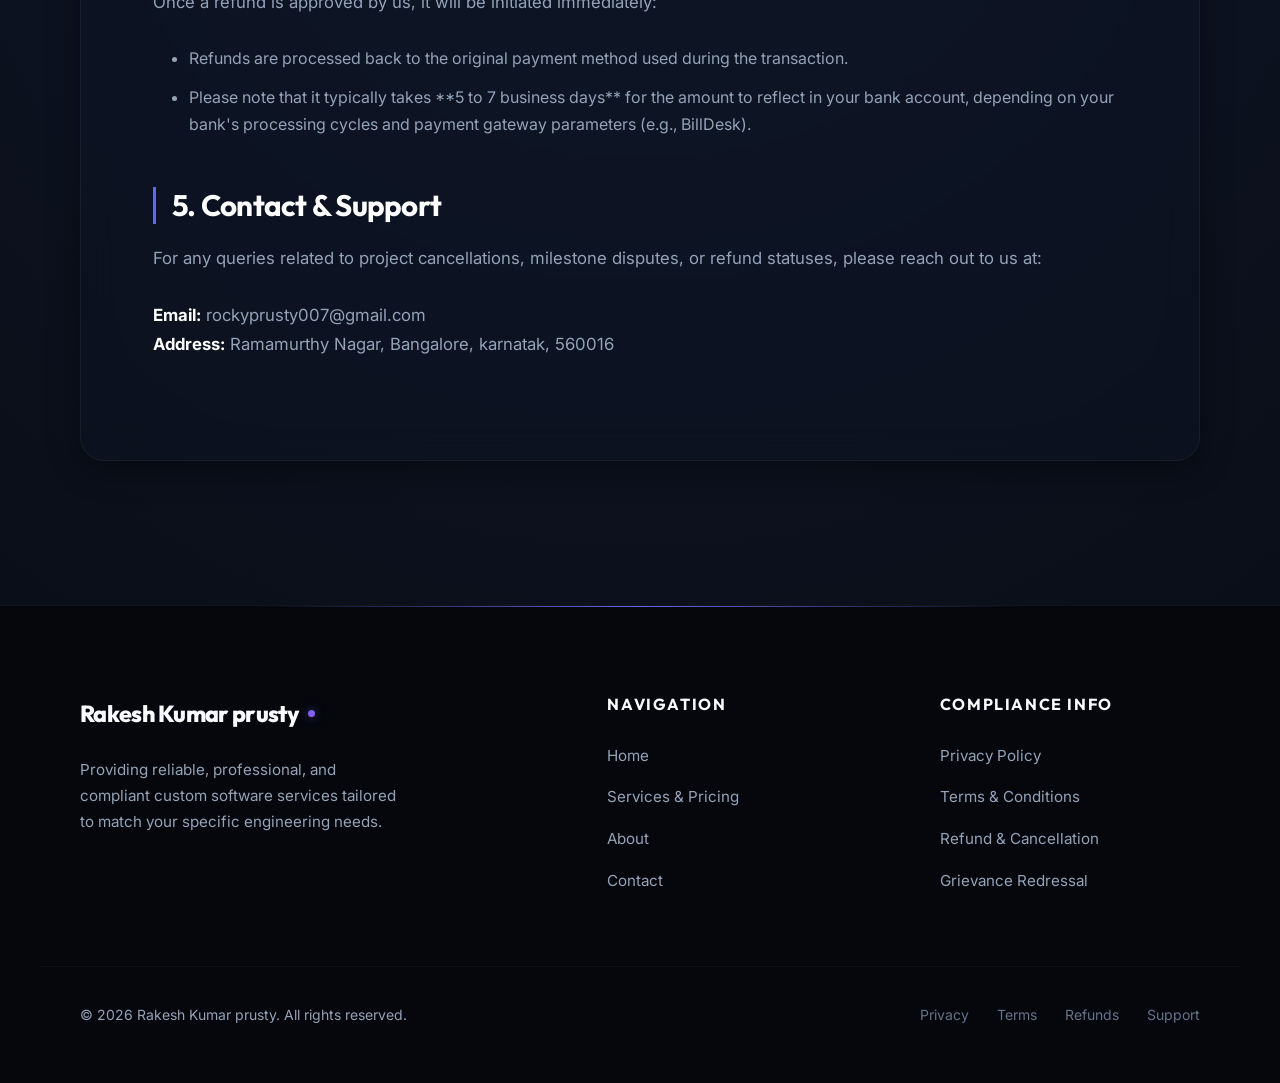
<file: refund.html>
<!DOCTYPE html>
<html lang="en">
<head>
    <meta charset="UTF-8">
    <meta name="viewport" content="width=device-width, initial-scale=1.0">
    <title>Refund & Cancellation Policy | Rakesh Kumar prusty</title>
    <meta name="description" content="Official Refund and Cancellation Policy of Rakesh Kumar prusty. Clear guidelines for development service cancellations and refund eligibility.">
    <link rel="stylesheet" href="styles.css?v=1.1">
</head>
<body>

    <!-- Background Glowing Ambient Blobs -->
    <div class="bg-blobs-container">
        <div class="bg-blob bg-blob-1"></div>
        <div class="bg-blob bg-blob-2"></div>
        <div class="bg-blob bg-blob-3"></div>
    </div>

    <!-- Header Navigation -->
    <header class="scrolled">
        <div class="container nav-container">
            <a href="index.html" class="logo">
                Rakesh Kumar prusty<span class="logo-dot"></span>
            </a>
            
            <button class="nav-toggle" id="navToggle" aria-label="Toggle Navigation">
                <span></span>
                <span></span>
                <span></span>
            </button>
            
            <ul class="nav-menu" id="navMenu">
                <li><a href="index.html#home" class="nav-link">Home</a></li>
                <li><a href="index.html#services" class="nav-link">Services & Pricing</a></li>
                <li><a href="index.html#about" class="nav-link">About</a></li>
                <li><a href="contact.html" class="nav-link">Contact</a></li>
                <li><a href="contact.html" class="btn nav-btn">Hire Me</a></li>
            </ul>
        </div>
    </header>

    <!-- Refund Content -->
    <main class="policy-page container">
        <div class="policy-card glass-card">
            <div class="policy-header">
                <h1>Refund & Cancellation Policy</h1>
                <p class="policy-meta">Last Updated: June 27, 2026</p>
            </div>
            
            <div class="policy-content">
                <p>Thank you for choosing the custom software and consulting services of <strong>Rakesh Kumar prusty</strong> ("we," "us," or "our"). Because our services involve customized digital design, source code delivery, and professional hourly consulting, our Refund and Cancellation Policy is defined as follows:</p>
                
                <h2>1. Consulting & Development (Hourly Service)</h2>
                <p>All software consultation and development services billed on a standard hourly basis ($50/hour) represent payment for engineering time spent.
                    <ul>
                        <li>Hourly consulting time already delivered and logged is **non-refundable**.</li>
                        <li>Clients may review hourly logs at any time to verify the development work completed.</li>
                    </ul>
                </p>

                <h2>2. Milestone-Based Custom Projects</h2>
                <p>For larger projects structured around specific delivery milestones, refunds and cancellations are handled as follows:</p>
                <table class="compliance-table">
                    <thead>
                        <tr>
                            <th>Project Stage</th>
                            <th>Cancellation & Refund Status</th>
                        </tr>
                    </thead>
                    <tbody>
                        <tr>
                            <td><strong>Milestone Not Started</strong></td>
                            <td>Eligible for a <strong>100% refund</strong> of any advance paid for that specific milestone.</td>
                        </tr>
                        <tr>
                            <td><strong>Milestone In-Progress</strong></td>
                            <td>Billed pro-rata. The client will be refunded the remaining balance after deducting hours logged up to the cancellation request.</td>
                        </tr>
                        <tr>
                            <td><strong>Milestone Completed & Delivered</strong></td>
                            <td>Once source code or deliverables have been delivered, verified, or deployed, they are <strong>non-refundable</strong>.</td>
                        </tr>
                    </tbody>
                </table>

                <h2>3. Project Cancellation Procedure</h2>
                <p>Clients wish to cancel an active development engagement must send a written notice to: <strong>rockyprusty007@gmail.com</strong>.
                    <ul>
                        <li>Upon receiving the notice, we will immediately halt all current development activities.</li>
                        <li>We will compute the hours logged up to the receipt of the email and send a final invoice or process a refund for any excess advance payment.</li>
                    </ul>
                </p>

                <h2>4. Refund Processing & Timelines</h2>
                <p>Once a refund is approved by us, it will be initiated immediately:
                    <ul>
                        <li>Refunds are processed back to the original payment method used during the transaction.</li>
                        <li>Please note that it typically takes **5 to 7 business days** for the amount to reflect in your bank account, depending on your bank's processing cycles and payment gateway parameters (e.g., BillDesk).</li>
                    </ul>
                </p>

                <h2>5. Contact & Support</h2>
                <p>For any queries related to project cancellations, milestone disputes, or refund statuses, please reach out to us at:</p>
                <p>
                    <strong>Email:</strong> rockyprusty007@gmail.com<br>
                    <strong>Address:</strong> Ramamurthy Nagar, Bangalore, karnatak, 560016
                </p>
            </div>
        </div>
    </main>

    <!-- Footer -->
    <footer>
        <div class="container footer-grid">
            <div class="footer-brand">
                <a href="index.html" class="logo">
                    Rakesh Kumar prusty<span class="logo-dot"></span>
                </a>
                <p class="footer-text">Providing reliable, professional, and compliant custom software services tailored to match your specific engineering needs.</p>
            </div>
            
            <div>
                <h4 class="footer-title">Navigation</h4>
                <ul class="footer-links">
                    <li><a href="index.html#home" class="footer-link">Home</a></li>
                    <li><a href="index.html#services" class="footer-link">Services & Pricing</a></li>
                    <li><a href="index.html#about" class="footer-link">About</a></li>
                    <li><a href="contact.html" class="footer-link">Contact</a></li>
                </ul>
            </div>
            
            <div>
                <h4 class="footer-title">Compliance Info</h4>
                <ul class="footer-links">
                    <li><a href="privacy.html" class="footer-link">Privacy Policy</a></li>
                    <li><a href="terms.html" class="footer-link">Terms & Conditions</a></li>
                    <li><a href="refund.html" class="footer-link">Refund & Cancellation</a></li>
                    <li><a href="contact.html" class="footer-link">Grievance Redressal</a></li>
                </ul>
            </div>
        </div>
        
        <div class="container footer-bottom">
            <p>&copy; <span id="currentYear"></span> Rakesh Kumar prusty. All rights reserved.</p>
            <div class="footer-policies">
                <a href="privacy.html">Privacy</a>
                <a href="terms.html">Terms</a>
                <a href="refund.html">Refunds</a>
                <a href="contact.html">Support</a>
            </div>
        </div>
    </footer>

    <script src="script.js"></script>
</body>
</html>
</file>
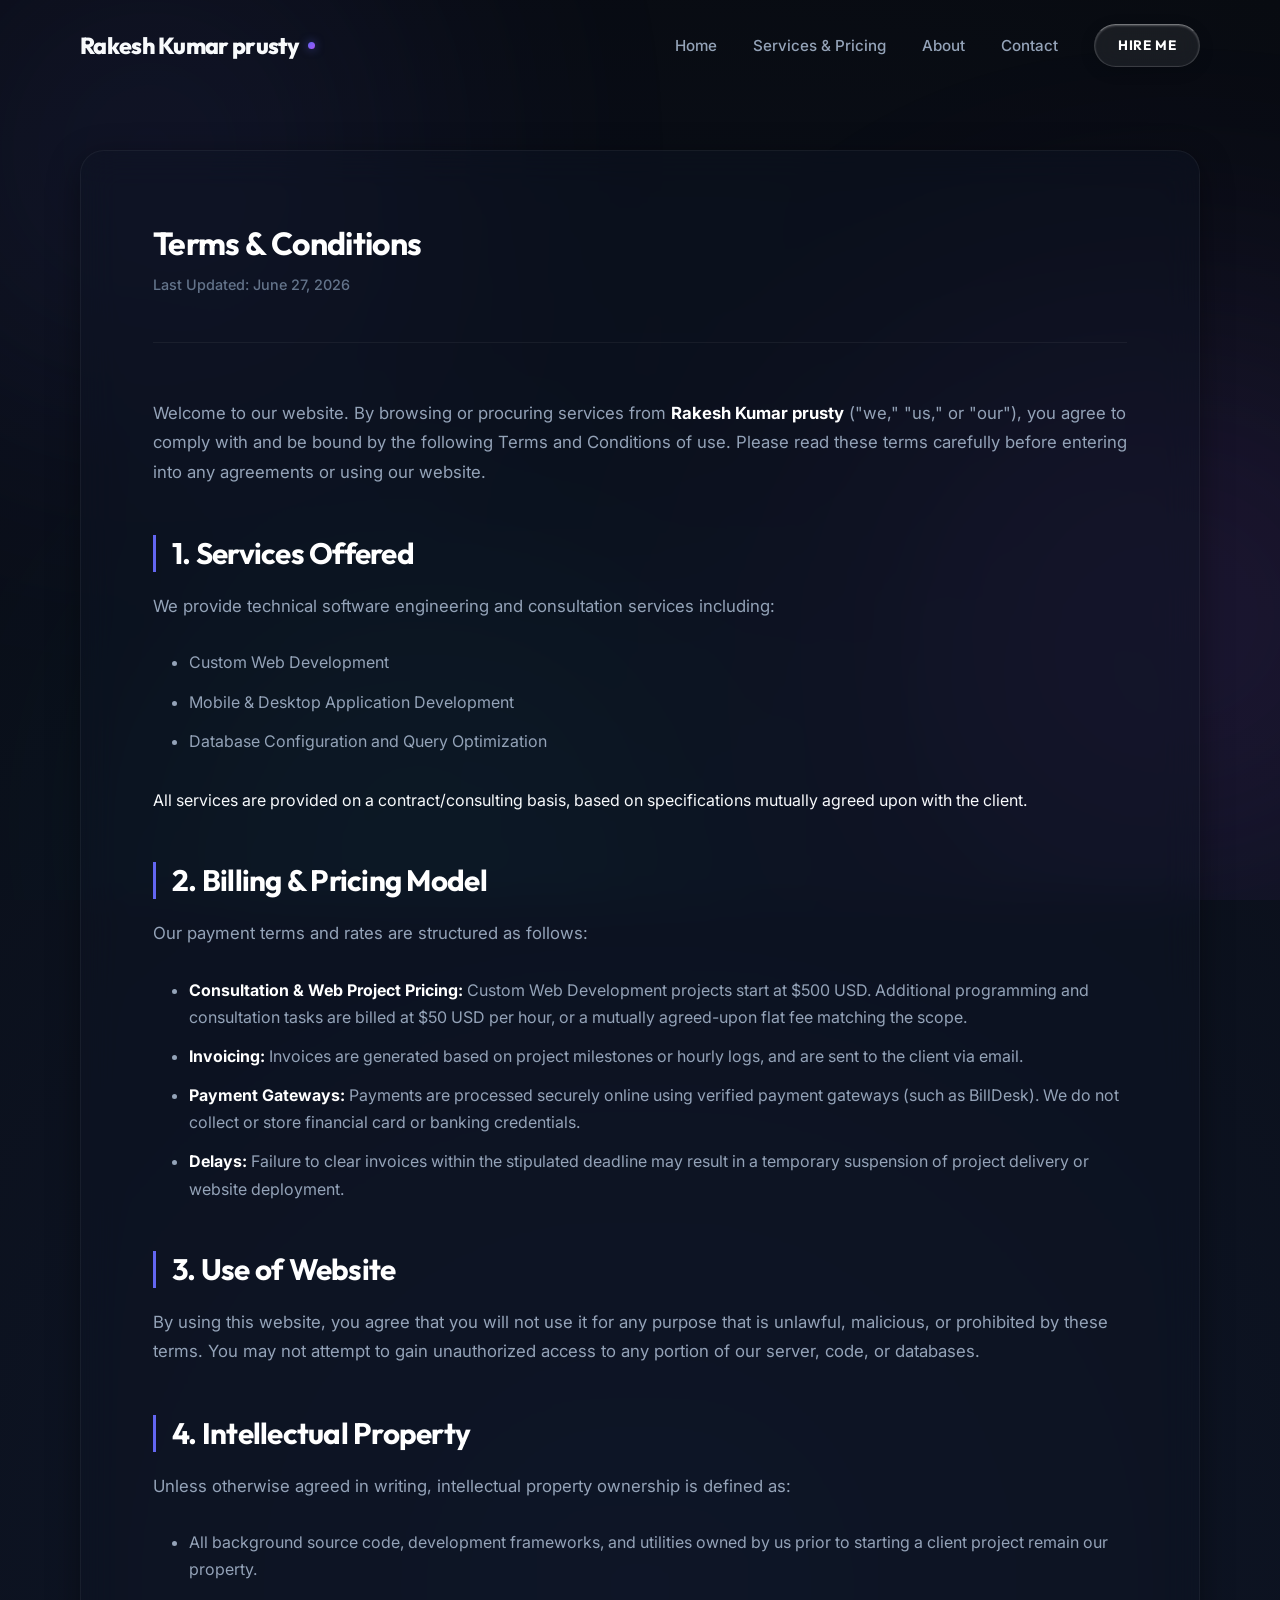
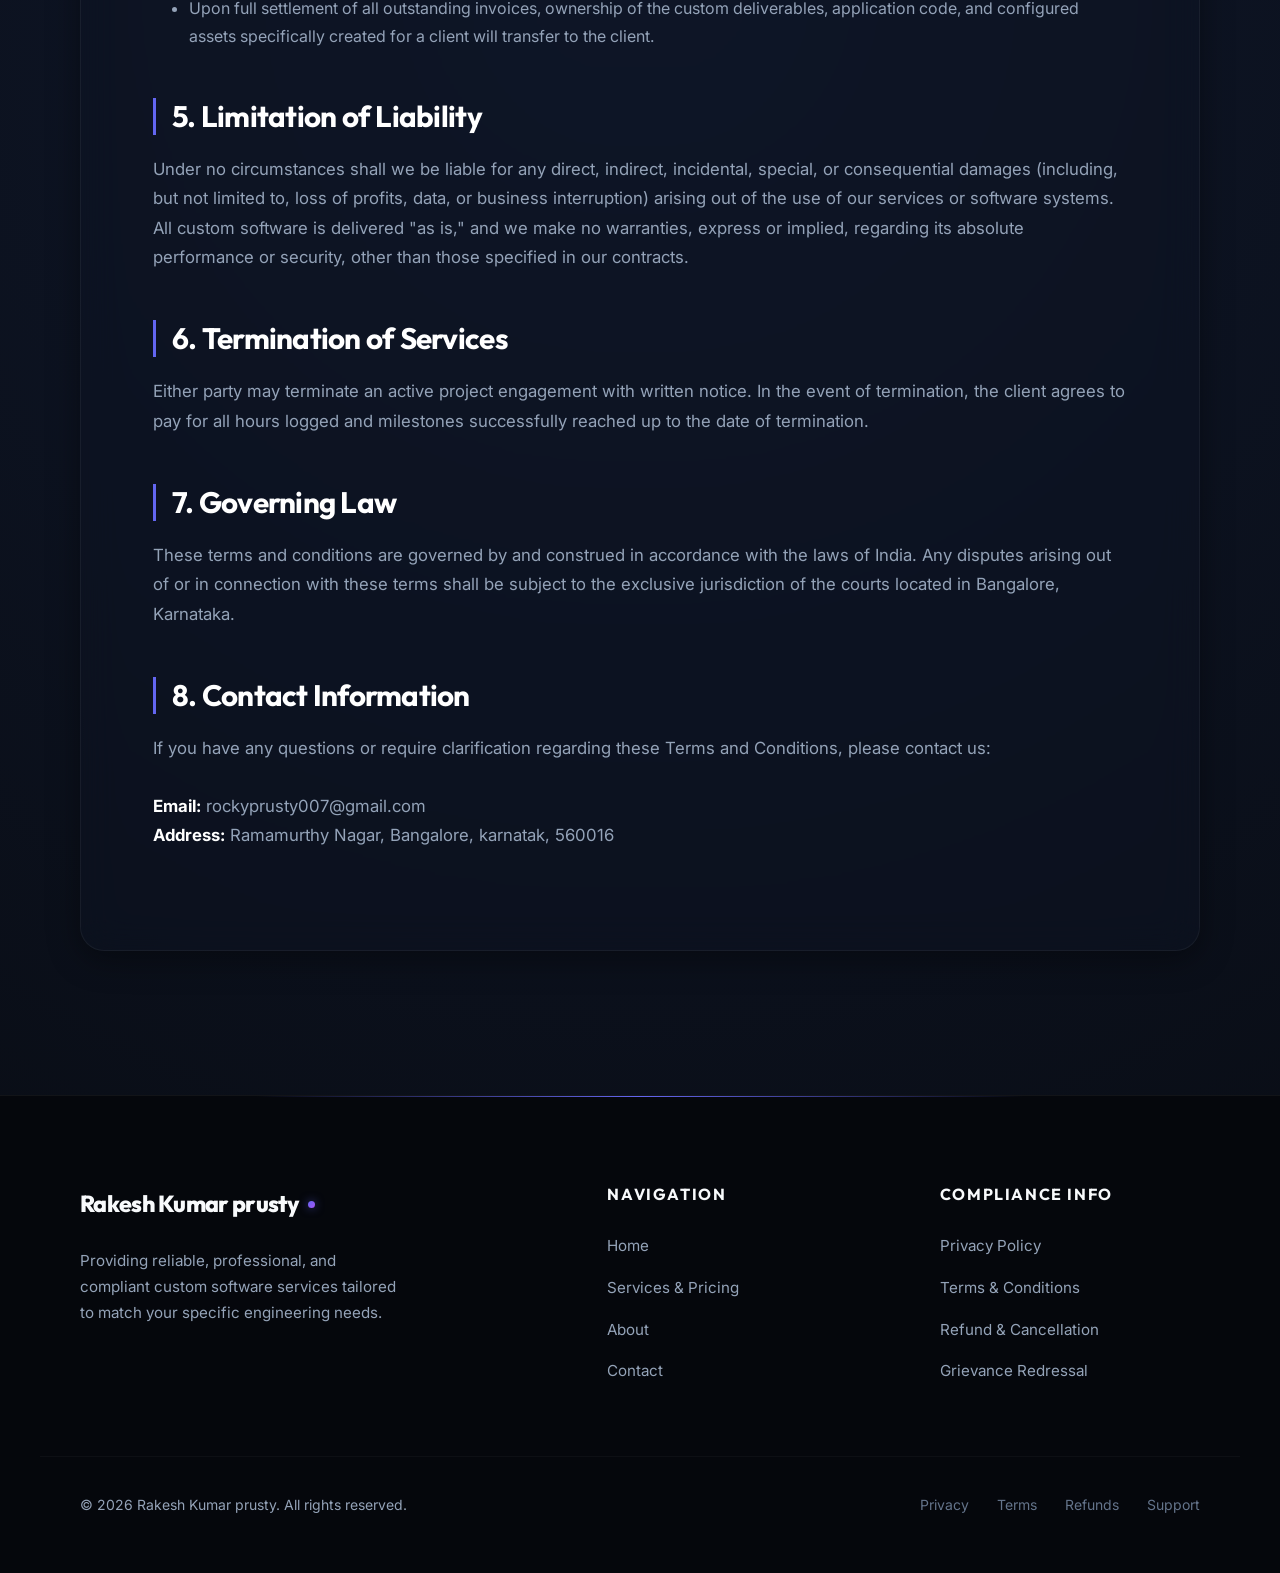
<file: terms.html>
<!DOCTYPE html>
<html lang="en">
<head>
    <meta charset="UTF-8">
    <meta name="viewport" content="width=device-width, initial-scale=1.0">
    <title>Terms & Conditions | Rakesh Kumar prusty</title>
    <meta name="description" content="Official Terms & Conditions of Rakesh Kumar prusty. Outlining terms of service, billing policies, and legal agreements.">
    <link rel="stylesheet" href="styles.css?v=1.1">
</head>
<body>

    <!-- Background Glowing Ambient Blobs -->
    <div class="bg-blobs-container">
        <div class="bg-blob bg-blob-1"></div>
        <div class="bg-blob bg-blob-2"></div>
        <div class="bg-blob bg-blob-3"></div>
    </div>

    <!-- Header Navigation -->
    <header class="scrolled">
        <div class="container nav-container">
            <a href="index.html" class="logo">
                Rakesh Kumar prusty<span class="logo-dot"></span>
            </a>
            
            <button class="nav-toggle" id="navToggle" aria-label="Toggle Navigation">
                <span></span>
                <span></span>
                <span></span>
            </button>
            
            <ul class="nav-menu" id="navMenu">
                <li><a href="index.html#home" class="nav-link">Home</a></li>
                <li><a href="index.html#services" class="nav-link">Services & Pricing</a></li>
                <li><a href="index.html#about" class="nav-link">About</a></li>
                <li><a href="contact.html" class="nav-link">Contact</a></li>
                <li><a href="contact.html" class="btn nav-btn">Hire Me</a></li>
            </ul>
        </div>
    </header>

    <!-- Terms Content -->
    <main class="policy-page container">
        <div class="policy-card glass-card">
            <div class="policy-header">
                <h1>Terms & Conditions</h1>
                <p class="policy-meta">Last Updated: June 27, 2026</p>
            </div>
            
            <div class="policy-content">
                <p>Welcome to our website. By browsing or procuring services from <strong>Rakesh Kumar prusty</strong> ("we," "us," or "our"), you agree to comply with and be bound by the following Terms and Conditions of use. Please read these terms carefully before entering into any agreements or using our website.</p>
                
                <h2>1. Services Offered</h2>
                <p>We provide technical software engineering and consultation services including:
                    <ul>
                        <li>Custom Web Development</li>
                        <li>Mobile & Desktop Application Development</li>
                        <li>Database Configuration and Query Optimization</li>
                    </ul>
                All services are provided on a contract/consulting basis, based on specifications mutually agreed upon with the client.</p>

                <h2>2. Billing & Pricing Model</h2>
                <p>Our payment terms and rates are structured as follows:</p>
                <ul>
                    <li><strong>Consultation & Web Project Pricing:</strong> Custom Web Development projects start at $500 USD. Additional programming and consultation tasks are billed at $50 USD per hour, or a mutually agreed-upon flat fee matching the scope.</li>
                    <li><strong>Invoicing:</strong> Invoices are generated based on project milestones or hourly logs, and are sent to the client via email.</li>
                    <li><strong>Payment Gateways:</strong> Payments are processed securely online using verified payment gateways (such as BillDesk). We do not collect or store financial card or banking credentials.</li>
                    <li><strong>Delays:</strong> Failure to clear invoices within the stipulated deadline may result in a temporary suspension of project delivery or website deployment.</li>
                </ul>

                <h2>3. Use of Website</h2>
                <p>By using this website, you agree that you will not use it for any purpose that is unlawful, malicious, or prohibited by these terms. You may not attempt to gain unauthorized access to any portion of our server, code, or databases.</p>

                <h2>4. Intellectual Property</h2>
                <p>Unless otherwise agreed in writing, intellectual property ownership is defined as:
                    <ul>
                        <li>All background source code, development frameworks, and utilities owned by us prior to starting a client project remain our property.</li>
                        <li>Upon full settlement of all outstanding invoices, ownership of the custom deliverables, application code, and configured assets specifically created for a client will transfer to the client.</li>
                    </ul>
                </p>

                <h2>5. Limitation of Liability</h2>
                <p>Under no circumstances shall we be liable for any direct, indirect, incidental, special, or consequential damages (including, but not limited to, loss of profits, data, or business interruption) arising out of the use of our services or software systems. All custom software is delivered "as is," and we make no warranties, express or implied, regarding its absolute performance or security, other than those specified in our contracts.</p>

                <h2>6. Termination of Services</h2>
                <p>Either party may terminate an active project engagement with written notice. In the event of termination, the client agrees to pay for all hours logged and milestones successfully reached up to the date of termination.</p>

                <h2>7. Governing Law</h2>
                <p>These terms and conditions are governed by and construed in accordance with the laws of India. Any disputes arising out of or in connection with these terms shall be subject to the exclusive jurisdiction of the courts located in Bangalore, Karnataka.</p>

                <h2>8. Contact Information</h2>
                <p>If you have any questions or require clarification regarding these Terms and Conditions, please contact us:</p>
                <p>
                    <strong>Email:</strong> rockyprusty007@gmail.com<br>
                    <strong>Address:</strong> Ramamurthy Nagar, Bangalore, karnatak, 560016
                </p>
            </div>
        </div>
    </main>

    <!-- Footer -->
    <footer>
        <div class="container footer-grid">
            <div class="footer-brand">
                <a href="index.html" class="logo">
                    Rakesh Kumar prusty<span class="logo-dot"></span>
                </a>
                <p class="footer-text">Providing reliable, professional, and compliant custom software services tailored to match your specific engineering needs.</p>
            </div>
            
            <div>
                <h4 class="footer-title">Navigation</h4>
                <ul class="footer-links">
                    <li><a href="index.html#home" class="footer-link">Home</a></li>
                    <li><a href="index.html#services" class="footer-link">Services & Pricing</a></li>
                    <li><a href="index.html#about" class="footer-link">About</a></li>
                    <li><a href="contact.html" class="footer-link">Contact</a></li>
                </ul>
            </div>
            
            <div>
                <h4 class="footer-title">Compliance Info</h4>
                <ul class="footer-links">
                    <li><a href="privacy.html" class="footer-link">Privacy Policy</a></li>
                    <li><a href="terms.html" class="footer-link">Terms & Conditions</a></li>
                    <li><a href="refund.html" class="footer-link">Refund & Cancellation</a></li>
                    <li><a href="contact.html" class="footer-link">Grievance Redressal</a></li>
                </ul>
            </div>
        </div>
        
        <div class="container footer-bottom">
            <p>&copy; <span id="currentYear"></span> Rakesh Kumar prusty. All rights reserved.</p>
            <div class="footer-policies">
                <a href="privacy.html">Privacy</a>
                <a href="terms.html">Terms</a>
                <a href="refund.html">Refunds</a>
                <a href="contact.html">Support</a>
            </div>
        </div>
    </footer>

    <script src="script.js"></script>
</body>
</html>
</file>
<file: styles.css>
@import url('https://fonts.googleapis.com/css2?family=Inter:wght@300;400;500;600;700&family=Outfit:wght@400;500;600;700;800;900&display=swap');

/* Design Tokens & CSS Custom Properties */
:root {
    /* Harmonious Color Palette */
    --bg-primary: #080b11;
    --bg-secondary: #0f131a;
    --bg-card: rgba(15, 22, 36, 0.45);
    --bg-card-hover: rgba(20, 30, 50, 0.6);
    --border-color: rgba(255, 255, 255, 0.05);
    --border-color-hover: rgba(99, 102, 241, 0.35);
    
    /* Brand Colors */
    --primary: #6366f1;       /* Indigo */
    --primary-glow: rgba(99, 102, 241, 0.15);
    --primary-light: #818cf8;
    --primary-dark: #4f46e5;
    
    --secondary: #14b8a6;     /* Teal */
    --secondary-glow: rgba(20, 184, 166, 0.15);
    
    --accent: #a855f7;        /* Purple */
    --accent-glow: rgba(168, 85, 247, 0.15);
    
    /* Text Colors */
    --text-primary: #f8fafc;
    --text-secondary: #94a3b8;
    --text-muted: #64748b;
    
    /* Gradients */
    --gradient-primary: linear-gradient(135deg, var(--primary), var(--accent));
    --gradient-accent: linear-gradient(135deg, var(--secondary), var(--primary));
    --gradient-dark: radial-gradient(circle at 50% 50%, #0f172a 0%, #080b11 100%);
    --gradient-text: linear-gradient(to right, #ffffff, #cbd5e1);
    
    /* Typography */
    --font-heading: 'Outfit', sans-serif;
    --font-body: 'Inter', sans-serif;
    
    /* Animation Timings */
    --transition-fast: 0.2s cubic-bezier(0.4, 0, 0.2, 1);
    --transition-normal: 0.35s cubic-bezier(0.25, 0.8, 0.25, 1);
    --transition-slow: 0.6s cubic-bezier(0.16, 1, 0.3, 1);
    
    /* Shadows & Glows */
    --shadow-sm: 0 1px 3px rgba(0,0,0,0.12);
    --shadow-md: 0 10px 25px -5px rgba(0,0,0,0.3);
    --shadow-lg: 0 20px 40px -15px rgba(0,0,0,0.5);
    --shadow-glass: 0 8px 32px 0 rgba(0, 0, 0, 0.4);
    --shadow-card-glow: 0 10px 30px rgba(99, 102, 241, 0.08);
}

/* Reset & Base Rules */
* {
    margin: 0;
    padding: 0;
    box-sizing: border-box;
}

html {
    scroll-behavior: smooth;
    font-size: 16px;
    scrollbar-width: thin;
    scrollbar-color: var(--primary) var(--bg-primary);
}

/* Custom Scrollbar */
::-webkit-scrollbar {
    width: 8px;
}
::-webkit-scrollbar-track {
    background: var(--bg-primary);
}
::-webkit-scrollbar-thumb {
    background: rgba(99, 102, 241, 0.3);
    border-radius: 9999px;
}
::-webkit-scrollbar-thumb:hover {
    background: var(--primary);
}

body {
    background-color: var(--bg-primary);
    background-image: var(--gradient-dark);
    color: var(--text-primary);
    font-family: var(--font-body);
    line-height: 1.7;
    overflow-x: hidden;
    min-height: 100vh;
    position: relative;
    -webkit-font-smoothing: antialiased;
}

/* Background Glowing Ambient Blobs */
.bg-blobs-container {
    position: fixed;
    top: 0;
    left: 0;
    width: 100%;
    height: 100%;
    z-index: -2;
    pointer-events: none;
    overflow: hidden;
}

.bg-blob {
    position: absolute;
    border-radius: 50%;
    filter: blur(140px);
    opacity: 0.12;
    pointer-events: none;
}

.bg-blob-1 {
    width: 500px;
    height: 500px;
    background: var(--primary);
    top: -100px;
    left: -100px;
    animation: float-blob 22s infinite alternate ease-in-out;
}

.bg-blob-2 {
    width: 600px;
    height: 600px;
    background: var(--accent);
    top: 35%;
    right: -200px;
    animation: float-blob-reverse 26s infinite alternate ease-in-out;
}

.bg-blob-3 {
    width: 450px;
    height: 450px;
    background: var(--secondary);
    bottom: -150px;
    left: 15%;
    animation: float-blob 18s infinite alternate ease-in-out;
}

@keyframes float-blob {
    0% { transform: scale(1) translate(0, 0); }
    50% { transform: scale(1.15) translate(40px, 60px); }
    100% { transform: scale(0.9) translate(-20px, 30px); }
}

@keyframes float-blob-reverse {
    0% { transform: scale(1.1) translate(0, 0); }
    50% { transform: scale(0.85) translate(-60px, -40px); }
    100% { transform: scale(1.05) translate(30px, -10px); }
}

/* Typography */
h1, h2, h3, h4, h5, h6 {
    font-family: var(--font-heading);
    font-weight: 700;
    letter-spacing: -0.02em;
    color: #ffffff;
    line-height: 1.25;
}

a {
    color: inherit;
    text-decoration: none;
    transition: var(--transition-fast);
}

p {
    color: var(--text-secondary);
}

/* Helper Utilities */
.container {
    width: 100%;
    max-width: 1200px;
    margin: 0 auto;
    padding: 0 2.5rem;
}

.text-gradient {
    background: var(--gradient-primary);
    -webkit-background-clip: text;
    -webkit-text-fill-color: transparent;
    background-clip: text;
    display: inline-block;
}

/* Header & Navigation */
header {
    position: fixed;
    top: 0;
    left: 0;
    width: 100%;
    z-index: 1000;
    padding: 1.5rem 0;
    transition: var(--transition-normal);
}

header.scrolled {
    padding: 0.9rem 0;
    background: rgba(8, 11, 17, 0.75);
    backdrop-filter: blur(20px);
    -webkit-backdrop-filter: blur(20px);
    border-bottom: 1px solid var(--border-color);
    box-shadow: var(--shadow-glass);
}

.nav-container {
    display: flex;
    justify-content: space-between;
    align-items: center;
}

.logo {
    font-family: var(--font-heading);
    font-size: 1.45rem;
    font-weight: 800;
    display: flex;
    align-items: center;
    gap: 0.5rem;
    letter-spacing: -0.03em;
}

.logo-dot {
    width: 7px;
    height: 7px;
    border-radius: 50%;
    background: var(--gradient-primary);
    display: inline-block;
    box-shadow: 0 0 10px rgba(99, 102, 241, 0.6);
}

.nav-menu {
    display: flex;
    align-items: center;
    list-style: none;
    gap: 2.25rem;
}

.nav-link {
    font-weight: 500;
    font-size: 0.95rem;
    color: var(--text-secondary);
    position: relative;
    padding: 0.35rem 0;
}

.nav-link::after {
    content: '';
    position: absolute;
    bottom: 0;
    left: 0;
    width: 0;
    height: 2px;
    background: var(--gradient-primary);
    transition: var(--transition-normal);
}

.nav-link:hover, .nav-link.active {
    color: #ffffff;
}

.nav-link:hover::after, .nav-link.active::after {
    width: 100%;
}

/* Mobile Nav Toggle Button */
.nav-toggle {
    display: none;
    cursor: pointer;
    background: none;
    border: none;
    flex-direction: column;
    gap: 5px;
    z-index: 1001;
    padding: 5px;
}

.nav-toggle span {
    display: block;
    width: 22px;
    height: 2px;
    background: #ffffff;
    transition: var(--transition-normal);
    border-radius: 2px;
}

/* Glassmorphism Styles */
.glass-card {
    background: var(--bg-card);
    backdrop-filter: blur(18px);
    -webkit-backdrop-filter: blur(18px);
    border: 1px solid var(--border-color);
    border-radius: 16px;
    padding: 2.5rem;
    box-shadow: var(--shadow-glass);
    transition: var(--transition-normal);
}

.glass-card:hover {
    background: var(--bg-card-hover);
    border-color: var(--border-color-hover);
    box-shadow: var(--shadow-glass), var(--shadow-card-glow);
    transform: translateY(-4px);
}

/* Button UI */
.btn {
    display: inline-flex;
    align-items: center;
    justify-content: center;
    padding: 0.8rem 1.85rem;
    border-radius: 8px;
    font-weight: 600;
    font-family: var(--font-heading);
    font-size: 0.95rem;
    transition: var(--transition-normal);
    cursor: pointer;
    border: none;
    position: relative;
    overflow: hidden;
}

.btn-primary {
    background: var(--gradient-primary);
    color: #ffffff;
    box-shadow: 0 4px 15px rgba(99, 102, 241, 0.35);
}

.btn-primary::after {
    content: '';
    position: absolute;
    top: 0;
    left: -50%;
    width: 200%;
    height: 100%;
    background: linear-gradient(to right, transparent, rgba(255,255,255,0.15), transparent);
    transform: skewX(-25deg);
    transition: 0.75s;
}

.btn-primary:hover::after {
    left: 125%;
}

.btn-primary:hover {
    transform: translateY(-2px);
    box-shadow: 0 8px 22px rgba(99, 102, 241, 0.55);
}

.btn-secondary {
    background: rgba(255, 255, 255, 0.04);
    border: 1px solid var(--border-color);
    color: #ffffff;
    backdrop-filter: blur(8px);
    -webkit-backdrop-filter: blur(8px);
}

.btn-secondary:hover {
    background: rgba(255, 255, 255, 0.08);
    border-color: rgba(255, 255, 255, 0.15);
    transform: translateY(-2px);
}

.nav-btn {
    padding: 0.55rem 1.4rem;
    border-radius: 9999px;
    font-size: 0.85rem;
    font-weight: 700;
    color: #ffffff !important;
    background: rgba(255, 255, 255, 0.07);
    backdrop-filter: blur(12px);
    -webkit-backdrop-filter: blur(12px);
    border: 1px solid rgba(255, 255, 255, 0.15);
    border-top: 1px solid rgba(255, 255, 255, 0.4); /* Glossy top edge highlight */
    box-shadow: 0 4px 15px rgba(0, 0, 0, 0.15), inset 0 1px 2px rgba(255, 255, 255, 0.25);
    transition: var(--transition-normal);
    text-transform: uppercase;
    letter-spacing: 0.05em;
    display: inline-flex;
    align-items: center;
    justify-content: center;
}

.nav-btn:hover {
    background: rgba(255, 255, 255, 0.15);
    border-color: rgba(255, 255, 255, 0.25);
    border-top: 1px solid rgba(255, 255, 255, 0.55);
    box-shadow: 0 8px 25px rgba(99, 102, 241, 0.25), inset 0 1px 2px rgba(255, 255, 255, 0.4);
    transform: translateY(-2px);
}

/* Hero Section */
.hero {
    min-height: 100vh;
    display: flex;
    align-items: center;
    padding-top: 120px;
    position: relative;
}

.hero-grid {
    display: grid;
    grid-template-columns: 1.15fr 0.85fr;
    gap: 4.5rem;
    align-items: center;
}

.hero-content {
    animation: introFade 0.8s ease forwards;
}

.hero-badge {
    background: rgba(99, 102, 241, 0.08);
    border: 1px solid rgba(99, 102, 241, 0.2);
    color: var(--primary-light);
    padding: 0.4rem 1.1rem;
    border-radius: 9999px;
    font-size: 0.8rem;
    font-weight: 600;
    letter-spacing: 0.06em;
    text-transform: uppercase;
    display: inline-flex;
    align-items: center;
    gap: 0.5rem;
    margin-bottom: 2rem;
    box-shadow: 0 2px 10px rgba(99, 102, 241, 0.05);
}

.hero-badge svg {
    color: var(--secondary);
}

.hero-title {
    font-size: 3.8rem;
    line-height: 1.15;
    margin-bottom: 1.75rem;
    font-weight: 800;
    letter-spacing: -0.03em;
}

.hero-desc {
    font-size: 1.15rem;
    color: var(--text-secondary);
    margin-bottom: 2.75rem;
    max-width: 580px;
    line-height: 1.75;
}

.hero-btns {
    display: flex;
    gap: 1.25rem;
    align-items: center;
}

/* Hero Visual & Editor Mock */
.hero-visual {
    position: relative;
    display: flex;
    justify-content: center;
    align-items: center;
    animation: introFade 0.8s ease 0.2s forwards;
    opacity: 0;
    animation-fill-mode: forwards;
}

.visual-box {
    width: 100%;
    max-width: 400px;
    height: 400px;
    position: relative;
    z-index: 1;
    animation: float-editor 6s ease-in-out infinite;
}

.visual-box::before {
    content: '';
    position: absolute;
    top: -8%;
    left: -8%;
    width: 116%;
    height: 116%;
    background: var(--gradient-primary);
    border-radius: 24px;
    filter: blur(60px);
    opacity: 0.15;
    z-index: -2;
}

.code-window {
    width: 100%;
    height: 100%;
    display: flex;
    flex-direction: column;
    overflow: hidden;
    background: rgba(8, 11, 18, 0.85);
}

.code-header {
    display: flex;
    gap: 6px;
    margin-bottom: 1.5rem;
    background: rgba(255, 255, 255, 0.02);
    padding: 0.8rem 1rem;
    border-bottom: 1px solid var(--border-color);
}

.code-dot {
    width: 10px;
    height: 10px;
    border-radius: 50%;
}

.code-dot.red { background: #ef4444; }
.code-dot.yellow { background: #f59e0b; }
.code-dot.green { background: #10b981; }

.code-body {
    font-family: 'Courier New', Courier, monospace;
    font-size: 0.85rem;
    color: var(--text-secondary);
    padding: 0 1.5rem 1.5rem 1.5rem;
    flex-grow: 1;
    overflow-y: auto;
    line-height: 1.6;
}

.code-keyword { color: #f472b6; font-weight: 600; }
.code-property { color: #60a5fa; }
.code-string { color: #34d399; }
.code-value { color: #fbbf24; }
.code-comment { color: var(--text-muted); font-style: italic; }

@keyframes introFade {
    from { opacity: 0; transform: translateY(30px); }
    to { opacity: 1; transform: translateY(0); }
}

@keyframes float-editor {
    0% { transform: translateY(0px) rotate(0deg); }
    50% { transform: translateY(-10px) rotate(0.5deg); }
    100% { transform: translateY(0px) rotate(0deg); }
}

/* Sections Global Styling */
section {
    padding: 8rem 0;
    position: relative;
}

.section-header {
    text-align: center;
    max-width: 700px;
    margin: 0 auto 5.5rem auto;
}

.section-tag {
    font-family: var(--font-body);
    font-size: 0.8rem;
    font-weight: 700;
    color: var(--primary-light);
    text-transform: uppercase;
    letter-spacing: 0.15em;
    margin-bottom: 1rem;
    display: block;
}

.section-title {
    font-size: 2.85rem;
    margin-bottom: 1.25rem;
    font-weight: 800;
    letter-spacing: -0.03em;
}

.section-desc {
    color: var(--text-secondary);
    font-size: 1.15rem;
    line-height: 1.65;
}

/* Services / Pricing Grid */
.services-grid {
    display: grid;
    grid-template-columns: repeat(auto-fit, minmax(320px, 1fr));
    gap: 2.5rem;
}

.service-card {
    display: flex;
    flex-direction: column;
    height: 100%;
    transition: var(--transition-slow);
}

.service-icon-wrapper {
    width: 58px;
    height: 58px;
    border-radius: 12px;
    background: rgba(99, 102, 241, 0.08);
    border: 1px solid rgba(99, 102, 241, 0.15);
    display: flex;
    align-items: center;
    justify-content: center;
    color: var(--primary-light);
    font-size: 1.65rem;
    margin-bottom: 2.25rem;
    transition: var(--transition-normal);
}

.service-card:hover .service-icon-wrapper {
    background: var(--gradient-primary);
    color: #ffffff;
    box-shadow: 0 5px 15px rgba(99, 102, 241, 0.45);
    transform: scale(1.08) rotate(2deg);
}

.service-title {
    font-size: 1.45rem;
    margin-bottom: 1.1rem;
    font-weight: 700;
}

.service-desc {
    color: var(--text-secondary);
    font-size: 0.95rem;
    margin-bottom: 2.25rem;
    flex-grow: 1;
    line-height: 1.7;
}

.service-footer {
    border-top: 1px solid var(--border-color);
    padding-top: 1.75rem;
    display: flex;
    justify-content: space-between;
    align-items: center;
}

.price-label {
    font-size: 0.8rem;
    color: var(--text-muted);
    text-transform: uppercase;
    letter-spacing: 0.06em;
    font-weight: 600;
}

.price-value {
    font-family: var(--font-heading);
    font-size: 1.85rem;
    font-weight: 800;
    color: #ffffff;
    letter-spacing: -0.02em;
}

.price-period {
    font-size: 0.9rem;
    color: var(--text-secondary);
    font-weight: 400;
    margin-left: 1px;
}

/* Skills/About Section */
.about-grid {
    display: grid;
    grid-template-columns: 0.85fr 1.15fr;
    gap: 5.5rem;
    align-items: center;
}

.about-visual {
    display: flex;
    justify-content: center;
}

.about-visual .glass-card {
    padding: 3rem 2.5rem;
    width: 100%;
    max-width: 350px;
    border-radius: 20px;
    box-shadow: var(--shadow-glass);
    position: relative;
}

.about-visual .glass-card::after {
    content: '';
    position: absolute;
    width: 80%;
    height: 80%;
    background: var(--gradient-primary);
    filter: blur(50px);
    opacity: 0.1;
    top: 10%;
    left: 10%;
    z-index: -1;
}

.about-avatar {
    width: 110px;
    height: 110px;
    border-radius: 50%;
    background: var(--gradient-primary);
    margin: 0 auto 1.75rem auto;
    display: flex;
    align-items: center;
    justify-content: center;
    font-size: 2.75rem;
    font-family: var(--font-heading);
    font-weight: 800;
    color: #ffffff;
    box-shadow: 0 8px 25px rgba(99, 102, 241, 0.4);
    border: 3px solid rgba(255, 255, 255, 0.1);
}

.about-content h3 {
    font-size: 1.65rem;
    margin-bottom: 1.25rem;
    font-weight: 700;
}

.about-text {
    color: var(--text-secondary);
    margin-bottom: 2.5rem;
    font-size: 1.05rem;
}

.about-text p {
    margin-bottom: 1.25rem;
}

.skills-list {
    display: flex;
    flex-wrap: wrap;
    gap: 0.8rem;
}

.skill-tag {
    background: rgba(255, 255, 255, 0.02);
    border: 1px solid var(--border-color);
    color: var(--text-secondary);
    padding: 0.55rem 1.35rem;
    border-radius: 9999px;
    font-size: 0.85rem;
    font-weight: 550;
    transition: var(--transition-normal);
}

.skill-tag:hover {
    border-color: var(--primary-light);
    background: rgba(99, 102, 241, 0.08);
    color: #ffffff;
    transform: translateY(-3px);
    box-shadow: 0 4px 15px rgba(99, 102, 241, 0.15);
}

/* Contact Section & Form */
.contact-grid {
    display: grid;
    grid-template-columns: 1fr 1fr;
    gap: 4.5rem;
}

.contact-info-list {
    display: flex;
    flex-direction: column;
    gap: 2.25rem;
}

.contact-item {
    display: flex;
    gap: 1.5rem;
    align-items: flex-start;
}

.contact-icon {
    width: 48px;
    height: 48px;
    border-radius: 12px;
    background: rgba(99, 102, 241, 0.08);
    border: 1px solid rgba(99, 102, 241, 0.15);
    display: flex;
    align-items: center;
    justify-content: center;
    color: var(--primary-light);
    font-size: 1.35rem;
    flex-shrink: 0;
    transition: var(--transition-normal);
}

.contact-item:hover .contact-icon {
    background: var(--gradient-primary);
    color: #ffffff;
    box-shadow: 0 4px 12px rgba(99, 102, 241, 0.35);
    transform: translateY(-2px);
}

.contact-item-title {
    font-size: 1.1rem;
    font-weight: 700;
    margin-bottom: 0.35rem;
    color: #ffffff;
}

.contact-item-desc {
    color: var(--text-secondary);
    font-size: 0.95rem;
    line-height: 1.6;
}

.contact-form .form-group {
    margin-bottom: 1.75rem;
}

.contact-form label {
    display: block;
    font-size: 0.85rem;
    font-weight: 600;
    margin-bottom: 0.6rem;
    color: var(--text-primary);
    letter-spacing: 0.02em;
}

.contact-form input,
.contact-form textarea {
    width: 100%;
    background: rgba(10, 15, 26, 0.4);
    border: 1px solid var(--border-color);
    border-radius: 10px;
    padding: 0.95rem 1.35rem;
    color: #ffffff;
    font-family: var(--font-body);
    font-size: 0.95rem;
    transition: var(--transition-normal);
    backdrop-filter: blur(4px);
}

.contact-form input:focus,
.contact-form textarea:focus {
    outline: none;
    border-color: var(--primary);
    background: rgba(255, 255, 255, 0.05);
    box-shadow: 0 0 0 4px rgba(99, 102, 241, 0.18);
}

/* Footer UI */
footer {
    border-top: 1px solid var(--border-color);
    background-color: #05070c;
    padding: 5.5rem 0 3.5rem 0;
    position: relative;
    overflow: hidden;
}

footer::before {
    content: '';
    position: absolute;
    top: 0;
    left: 50%;
    width: 60%;
    height: 1px;
    background: linear-gradient(90deg, transparent, var(--primary), transparent);
    transform: translateX(-50%);
}

.footer-grid {
    display: grid;
    grid-template-columns: 1.4fr 0.8fr 0.8fr;
    gap: 4.5rem;
    margin-bottom: 4.5rem;
}

.footer-brand .logo {
    margin-bottom: 1.5rem;
}

.footer-text {
    color: var(--text-secondary);
    font-size: 0.95rem;
    max-width: 320px;
    line-height: 1.7;
}

.footer-title {
    font-size: 1rem;
    margin-bottom: 1.75rem;
    text-transform: uppercase;
    letter-spacing: 0.1em;
    font-weight: 700;
    color: var(--text-primary);
}

.footer-links {
    list-style: none;
    display: flex;
    flex-direction: column;
    gap: 0.9rem;
}

.footer-link {
    color: var(--text-secondary);
    font-size: 0.95rem;
}

.footer-link:hover {
    color: var(--primary-light);
    padding-left: 6px;
}

.footer-bottom {
    border-top: 1px solid rgba(255, 255, 255, 0.03);
    padding-top: 2.25rem;
    display: flex;
    justify-content: space-between;
    align-items: center;
    color: var(--text-muted);
    font-size: 0.875rem;
}

.footer-policies {
    display: flex;
    gap: 1.75rem;
}

.footer-policies a:hover {
    color: var(--text-secondary);
}

/* Compliance/Policy Content Layout */
.policy-page {
    padding-top: 150px;
    padding-bottom: 9rem;
}

.policy-card {
    padding: 4.5rem;
    border-radius: 24px;
}

.policy-header {
    border-bottom: 1px solid var(--border-color);
    padding-bottom: 2.75rem;
    margin-bottom: 3.5rem;
}

.policy-meta {
    font-size: 0.9rem;
    color: var(--text-muted);
    margin-top: 0.65rem;
    font-weight: 500;
}

.policy-content h2 {
    font-size: 1.85rem;
    margin-top: 3rem;
    margin-bottom: 1.25rem;
    font-weight: 700;
    letter-spacing: -0.025em;
    border-left: 3px solid var(--primary);
    padding-left: 1rem;
}

.policy-content p {
    color: var(--text-secondary);
    margin-bottom: 1.75rem;
    font-size: 1.05rem;
    line-height: 1.75;
}

.policy-content ul, 
.policy-content ol {
    margin-bottom: 2rem;
    padding-left: 2.25rem;
    color: var(--text-secondary);
}

.policy-content li {
    margin-bottom: 0.75rem;
}

.policy-content strong {
    color: #ffffff;
}

/* Compliance Tables Styling */
.compliance-table {
    width: 100%;
    border-collapse: collapse;
    margin: 2.5rem 0;
    font-size: 0.95rem;
    box-shadow: var(--shadow-sm);
    border-radius: 8px;
    overflow: hidden;
    border: 1px solid var(--border-color);
}

.compliance-table th, 
.compliance-table td {
    padding: 1.15rem 1.4rem;
    text-align: left;
    border-bottom: 1px solid var(--border-color);
}

.compliance-table th {
    background: rgba(255, 255, 255, 0.02);
    color: #ffffff;
    font-weight: 700;
    font-family: var(--font-heading);
    letter-spacing: 0.02em;
}

.compliance-table td {
    color: var(--text-secondary);
}

.compliance-table tr:last-child td {
    border-bottom: none;
}

.compliance-table tr:hover {
    background: rgba(255, 255, 255, 0.015);
}

/* Responsive Overrides */
@media (max-width: 991px) {
    html {
        font-size: 15px;
    }
    
    .hero {
        padding-top: 140px;
    }
    
    .hero-grid {
        grid-template-columns: 1fr;
        gap: 3.5rem;
        text-align: center;
    }
    
    .hero-desc {
        margin-left: auto;
        margin-right: auto;
    }
    
    .hero-btns {
        justify-content: center;
    }
    
    .about-grid {
        grid-template-columns: 1fr;
        gap: 4rem;
    }
    
    .contact-grid {
        grid-template-columns: 1fr;
        gap: 4rem;
    }
}

@media (max-width: 768px) {
    /* Responsive Mobile Menu Drawer Overlay */
    .nav-toggle {
        display: flex;
    }
    
    .nav-menu {
        position: fixed;
        top: 0;
        right: -100%;
        width: 80%;
        max-width: 320px;
        height: 100vh;
        background: rgba(8, 11, 17, 0.98);
        backdrop-filter: blur(24px);
        -webkit-backdrop-filter: blur(24px);
        border-left: 1px solid var(--border-color);
        flex-direction: column;
        justify-content: center;
        align-items: center;
        gap: 2.75rem;
        transition: var(--transition-normal);
        box-shadow: var(--shadow-glass);
    }
    
    .nav-menu.open {
        right: 0;
    }
    
    /* Toggle burger line triggers when menu is visible */
    .nav-toggle.open span:nth-child(1) {
        transform: rotate(45deg) translate(5px, 5px);
    }
    
    .nav-toggle.open span:nth-child(2) {
        opacity: 0;
    }
    
    .nav-toggle.open span:nth-child(3) {
        transform: rotate(-45deg) translate(5px, -5px);
    }
    
    .hero-title {
        font-size: 3rem;
    }
    
    .section-title {
        font-size: 2.3rem;
    }
    
    .policy-card {
        padding: 2.5rem;
    }
    
    .footer-grid {
        grid-template-columns: 1fr;
        gap: 3rem;
    }
    
    .footer-bottom {
        flex-direction: column;
        gap: 1.75rem;
        text-align: center;
    }
}
</file>
